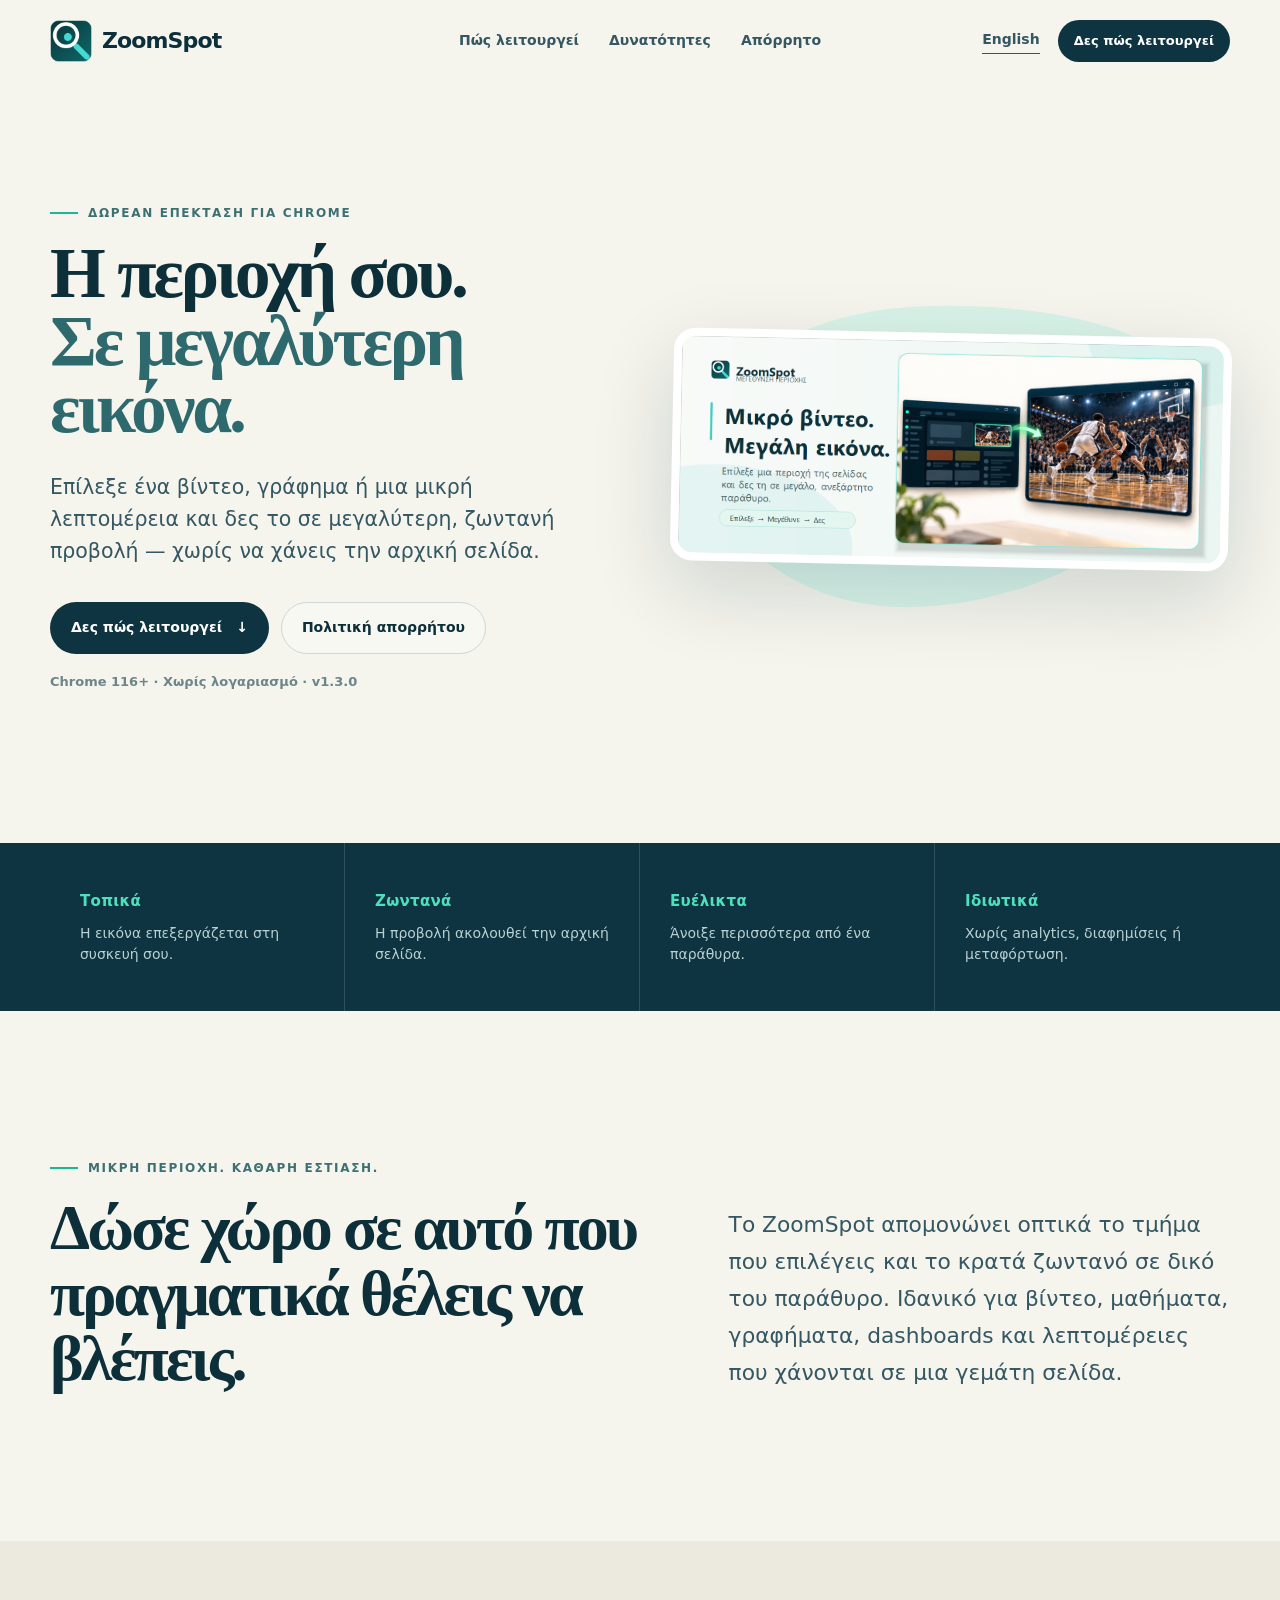
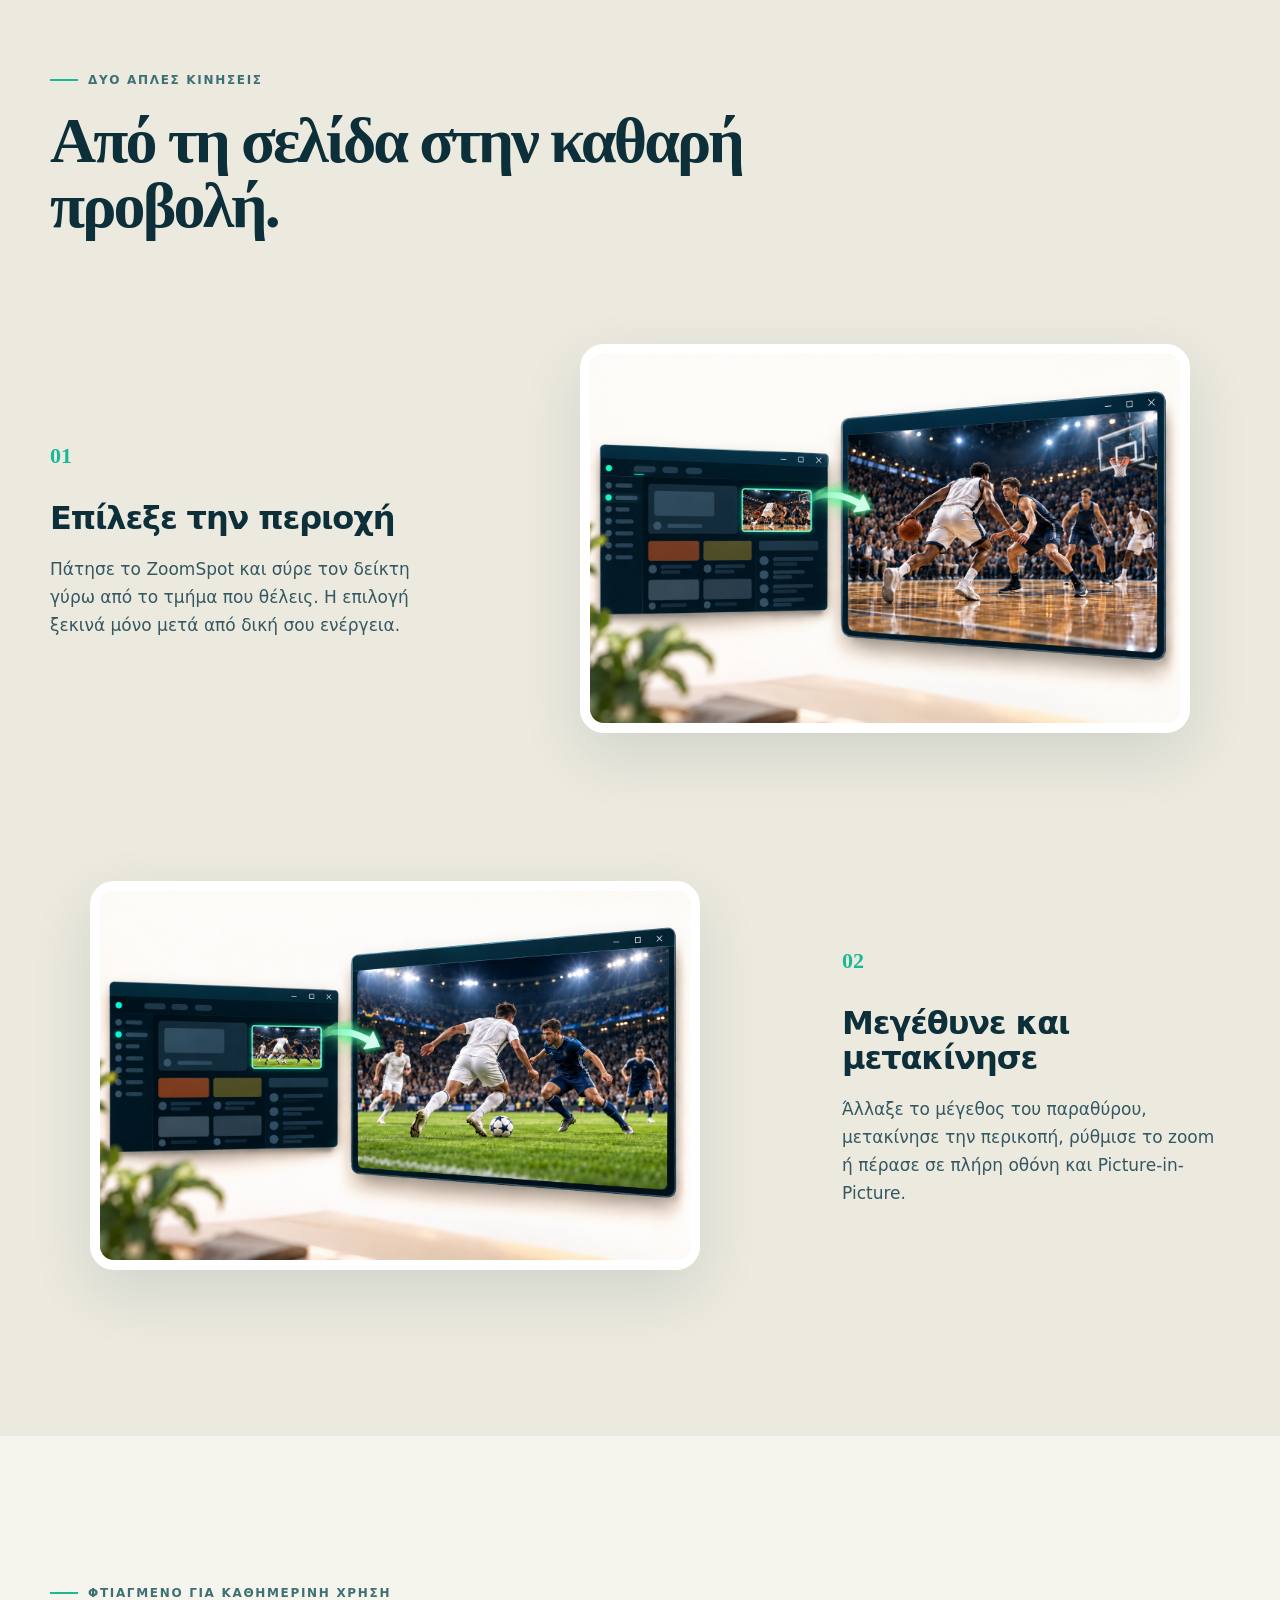
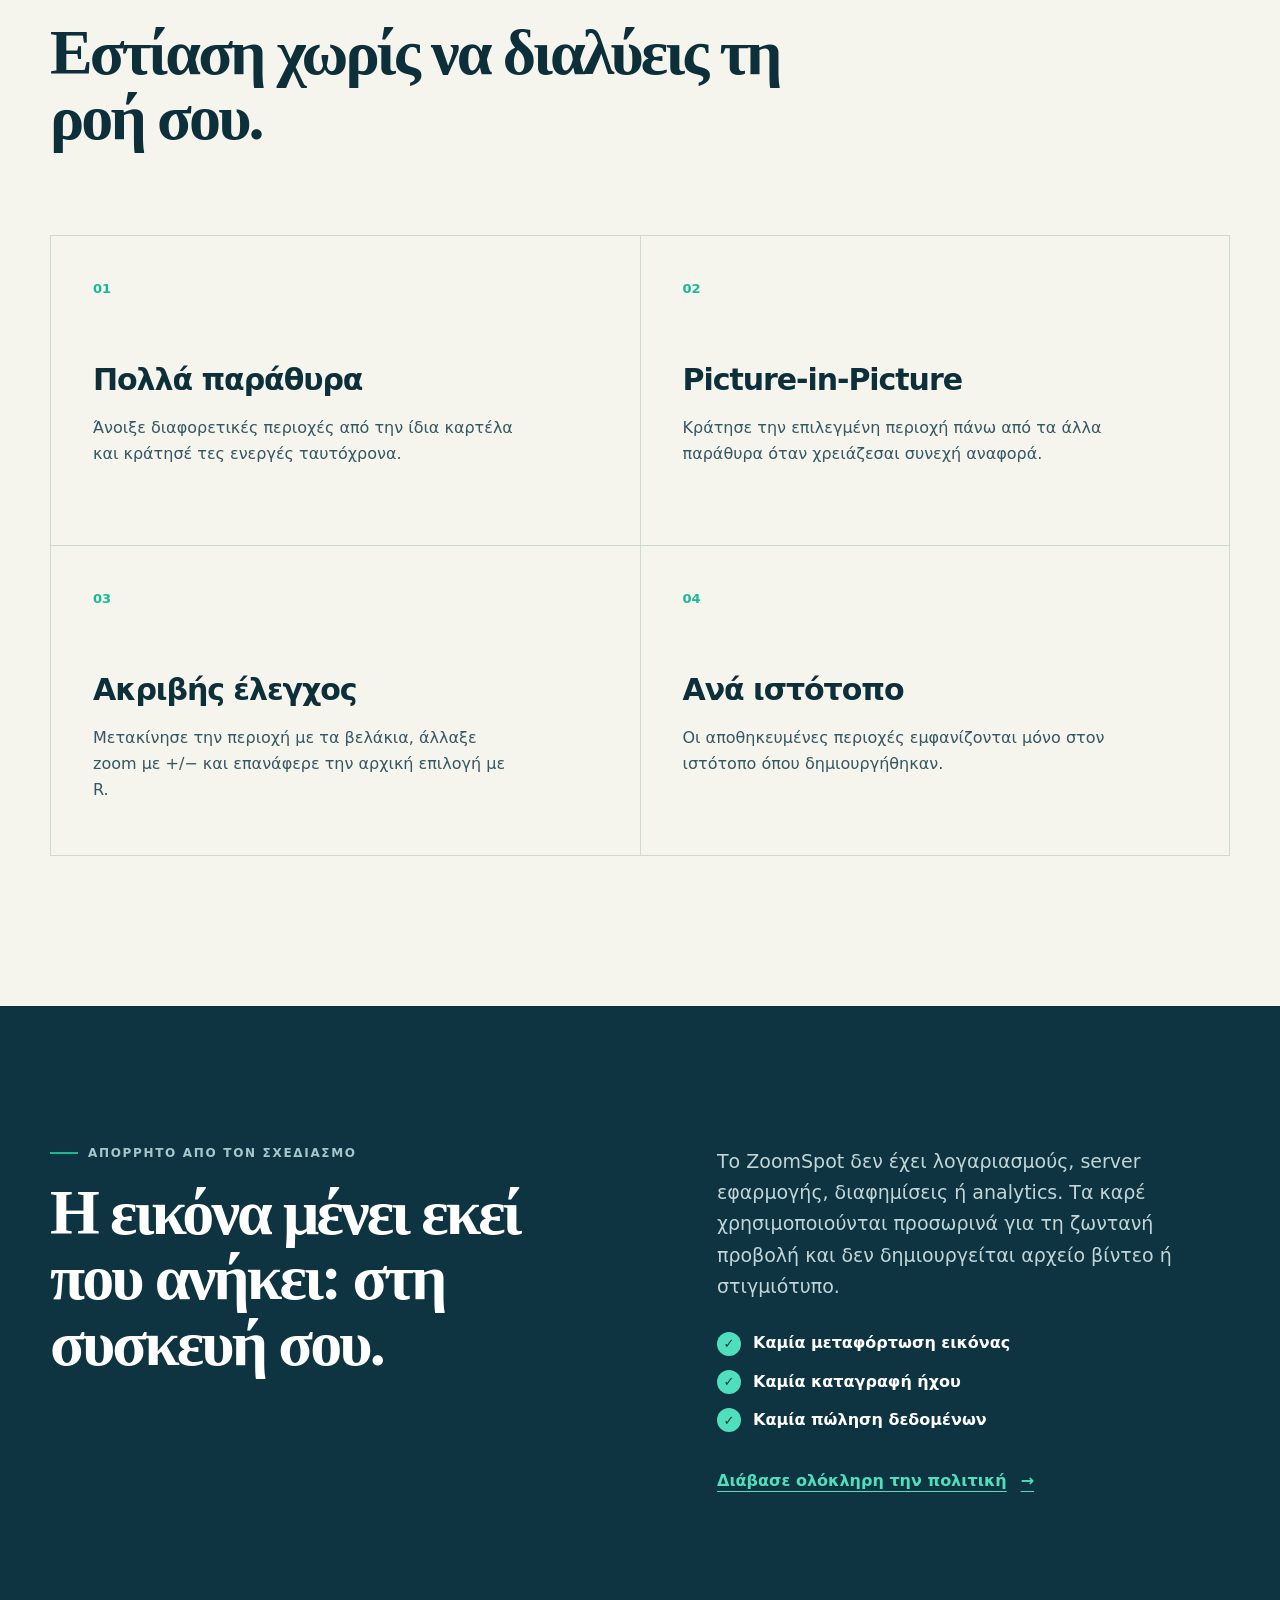
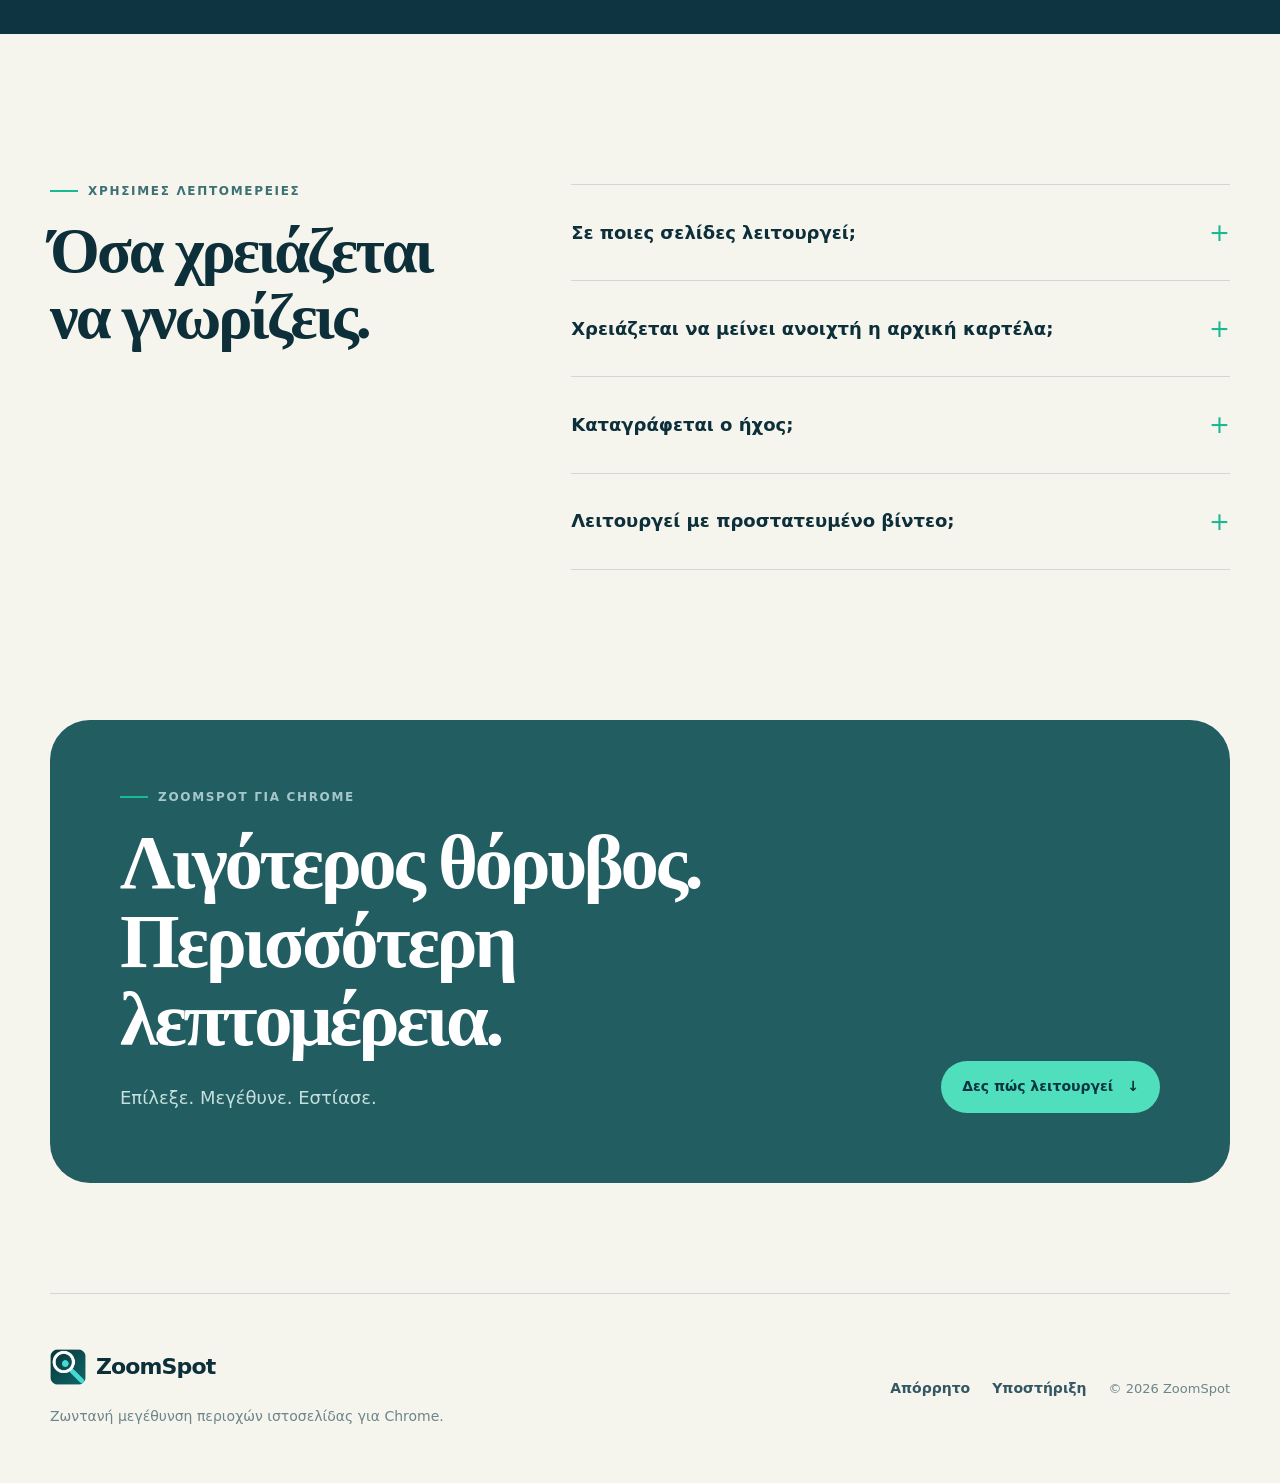
<file: index.html>
<!doctype html>
<html lang="el">
<head>
    <meta charset="utf-8">
    <meta name="viewport" content="width=device-width, initial-scale=1">
    <meta name="theme-color" content="#0d3440">
    <meta name="description" content="Επίλεξε οποιαδήποτε περιοχή μιας ιστοσελίδας και άνοιξέ τη σε μεγαλύτερη, ζωντανή προβολή με το ZoomSpot για Chrome.">
    <meta property="og:type" content="website">
    <meta property="og:title" content="ZoomSpot — Η περιοχή σου, σε μεγαλύτερη εικόνα">
    <meta property="og:description" content="Επίλεξε οποιαδήποτε περιοχή μιας ιστοσελίδας και άνοιξέ τη σε μεγαλύτερη, ζωντανή προβολή με το ZoomSpot για Chrome.">
    <meta property="og:image" content="https://sooperninja.github.io/zoomspot-site/assets/promo-marquee-new.png">
    <meta property="og:url" content="https://sooperninja.github.io/zoomspot-site/">
    <meta name="twitter:card" content="summary_large_image">
    <link rel="canonical" href="https://sooperninja.github.io/zoomspot-site/">
    <link rel="alternate" hreflang="en" href="https://sooperninja.github.io/zoomspot-site/index-en.html">
    <link rel="icon" href="zoomspot.png" type="image/png">
    <link rel="stylesheet" href="styles.css">
    <title>ZoomSpot — Η περιοχή σου, σε μεγαλύτερη εικόνα</title>
    <script type="application/ld+json">{"@context":"https://schema.org","@type":"SoftwareApplication","name":"ZoomSpot","applicationCategory":"BrowserApplication","operatingSystem":"Chrome 116+","softwareVersion":"1.3.0","description":"Επίλεξε οποιαδήποτε περιοχή μιας ιστοσελίδας και άνοιξέ τη σε μεγαλύτερη, ζωντανή προβολή με το ZoomSpot για Chrome.","url":"https://sooperninja.github.io/zoomspot-site/","offers":{"@type":"Offer","price":"0","priceCurrency":"EUR"}}</script>
</head>
<body class="landing-page" id="top">
    <a class="skip-link" href="#main">Μετάβαση στο περιεχόμενο</a>
    <header class="site-header" data-header>
        <div class="header-inner">
            <a class="brand" href="#top" aria-label="ZoomSpot">
                <img src="zoomspot.png" width="512" height="512" alt="">
                <span>ZoomSpot</span>
            </a>
            <nav class="site-nav" aria-label="Primary navigation"><a href="#how">Πώς λειτουργεί</a><a href="#features">Δυνατότητες</a><a href="privacy.html">Απόρρητο</a></nav>
            <div class="header-tools">
                <a class="language-link" href="index-en.html" lang="en">English</a>
                <a class="header-action" href="#how">Δες πώς λειτουργεί</a>
            </div>
        </div>
    </header>
    <main id="main">
        <section class="hero section-shell" aria-labelledby="hero-title">
            <div class="hero-copy" data-reveal>
                <p class="eyebrow"><span></span>Δωρεάν επέκταση για Chrome</p>
                <h1 id="hero-title"><span class="hero-line hero-line-dark hero-line-nowrap">Η περιοχή σου.</span><span class="hero-line">Σε μεγαλύτερη εικόνα.</span></h1>
                <p class="hero-description">Επίλεξε ένα βίντεο, γράφημα ή μια μικρή λεπτομέρεια και δες το σε μεγαλύτερη, ζωντανή προβολή — χωρίς να χάνεις την αρχική σελίδα.</p>
                <div class="hero-actions">
                    <a class="button button-primary" href="#how">Δες πώς λειτουργεί<span aria-hidden="true">↓</span></a>
                    <a class="button button-secondary" href="privacy.html">Πολιτική απορρήτου</a>
                </div>
                <p class="hero-note">Chrome 116+ · Χωρίς λογαριασμό · v1.3.0</p>
            </div>
            <div class="hero-visual" aria-label="ZoomSpot preview" data-reveal>
                <figure class="hero-artwork">
                    <img src="assets/promo-marquee-new.png" width="1400" height="560" alt="Το ZoomSpot μετατρέπει μια μικρή περιοχή ιστοσελίδας σε μεγάλη ανεξάρτητη προβολή" fetchpriority="high" decoding="async">
                </figure>
            </div>
        </section>

        <section class="proof-strip" aria-label="ZoomSpot highlights">
            <div class="section-shell proof-grid"><div class="proof-item"><strong>Τοπικά</strong><span>Η εικόνα επεξεργάζεται στη συσκευή σου.</span></div><div class="proof-item"><strong>Ζωντανά</strong><span>Η προβολή ακολουθεί την αρχική σελίδα.</span></div><div class="proof-item"><strong>Ευέλικτα</strong><span>Άνοιξε περισσότερα από ένα παράθυρα.</span></div><div class="proof-item"><strong>Ιδιωτικά</strong><span>Χωρίς analytics, διαφημίσεις ή μεταφόρτωση.</span></div></div>
        </section>

        <section class="intro-section section-shell" aria-labelledby="intro-title">
            <div class="section-heading" data-reveal>
                <p class="eyebrow"><span></span>Μικρή περιοχή. Καθαρή εστίαση.</p>
                <h2 id="intro-title">Δώσε χώρο σε αυτό που πραγματικά θέλεις να βλέπεις.</h2>
            </div>
            <p class="intro-body" data-reveal>Το ZoomSpot απομονώνει οπτικά το τμήμα που επιλέγεις και το κρατά ζωντανό σε δικό του παράθυρο. Ιδανικό για βίντεο, μαθήματα, γραφήματα, dashboards και λεπτομέρειες που χάνονται σε μια γεμάτη σελίδα.</p>
        </section>

        <section class="process-section" id="how" aria-labelledby="how-title">
            <div class="section-shell">
                <div class="section-heading section-heading-wide" data-reveal>
                    <p class="eyebrow"><span></span>Δύο απλές κινήσεις</p>
                    <h2 id="how-title">Από τη σελίδα στην καθαρή προβολή.</h2>
                </div>
                <div class="process-list"><article class="process-row">
        <div class="process-copy" data-reveal>
            <span class="step-number">01</span>
            <h3>Επίλεξε την περιοχή</h3>
            <p>Πάτησε το ZoomSpot και σύρε τον δείκτη γύρω από το τμήμα που θέλεις. Η επιλογή ξεκινά μόνο μετά από δική σου ενέργεια.</p>
        </div>
        <figure class="process-media" data-reveal>
            <img src="assets/a1.png" width="1586" height="992" alt="Μεγέθυνση μιας περιοχής βίντεο μπάσκετ με το ZoomSpot" decoding="async">
        </figure>
    </article><article class="process-row process-row-reverse">
        <div class="process-copy" data-reveal>
            <span class="step-number">02</span>
            <h3>Μεγέθυνε και μετακίνησε</h3>
            <p>Άλλαξε το μέγεθος του παραθύρου, μετακίνησε την περικοπή, ρύθμισε το zoom ή πέρασε σε πλήρη οθόνη και Picture-in-Picture.</p>
        </div>
        <figure class="process-media" data-reveal>
            <img src="assets/a2.png" width="1586" height="992" alt="Μεγέθυνση μιας περιοχής ποδοσφαιρικού βίντεο με το ZoomSpot" decoding="async">
        </figure>
    </article></div>
            </div>
        </section>

        <section class="features-section section-shell" id="features" aria-labelledby="features-title">
            <div class="section-heading" data-reveal>
                <p class="eyebrow"><span></span>Φτιαγμένο για καθημερινή χρήση</p>
                <h2 id="features-title">Εστίαση χωρίς να διαλύεις τη ροή σου.</h2>
            </div>
            <div class="feature-grid"><article class="feature-item" data-reveal><span>01</span><h3>Πολλά παράθυρα</h3><p>Άνοιξε διαφορετικές περιοχές από την ίδια καρτέλα και κράτησέ τες ενεργές ταυτόχρονα.</p></article><article class="feature-item" data-reveal><span>02</span><h3>Picture-in-Picture</h3><p>Κράτησε την επιλεγμένη περιοχή πάνω από τα άλλα παράθυρα όταν χρειάζεσαι συνεχή αναφορά.</p></article><article class="feature-item" data-reveal><span>03</span><h3>Ακριβής έλεγχος</h3><p>Μετακίνησε την περιοχή με τα βελάκια, άλλαξε zoom με +/− και επανάφερε την αρχική επιλογή με R.</p></article><article class="feature-item" data-reveal><span>04</span><h3>Ανά ιστότοπο</h3><p>Οι αποθηκευμένες περιοχές εμφανίζονται μόνο στον ιστότοπο όπου δημιουργήθηκαν.</p></article></div>
        </section>

        <section class="privacy-band" aria-labelledby="privacy-title">
            <div class="section-shell privacy-layout">
                <div data-reveal>
                    <p class="eyebrow eyebrow-light"><span></span>Απόρρητο από τον σχεδιασμό</p>
                    <h2 id="privacy-title">Η εικόνα μένει εκεί που ανήκει: στη συσκευή σου.</h2>
                </div>
                <div class="privacy-copy" data-reveal>
                    <p>Το ZoomSpot δεν έχει λογαριασμούς, server εφαρμογής, διαφημίσεις ή analytics. Τα καρέ χρησιμοποιούνται προσωρινά για τη ζωντανή προβολή και δεν δημιουργείται αρχείο βίντεο ή στιγμιότυπο.</p>
                    <ul><li>Καμία μεταφόρτωση εικόνας</li><li>Καμία καταγραφή ήχου</li><li>Καμία πώληση δεδομένων</li></ul>
                    <a href="privacy.html">Διάβασε ολόκληρη την πολιτική<span aria-hidden="true">→</span></a>
                </div>
            </div>
        </section>

        <section class="faq-section section-shell" aria-labelledby="faq-title">
            <div class="section-heading" data-reveal>
                <p class="eyebrow"><span></span>Χρήσιμες λεπτομέρειες</p>
                <h2 id="faq-title">Όσα χρειάζεται να γνωρίζεις.</h2>
            </div>
            <div class="faq-list" data-reveal><details><summary>Σε ποιες σελίδες λειτουργεί;<span aria-hidden="true">+</span></summary><p>Σε κανονικές ιστοσελίδες στον Chrome 116 ή νεότερο για υπολογιστή. Εσωτερικές σελίδες του Chrome και άλλες περιορισμένες σελίδες δεν επιτρέπουν τη λειτουργία επεκτάσεων.</p></details><details><summary>Χρειάζεται να μείνει ανοιχτή η αρχική καρτέλα;<span aria-hidden="true">+</span></summary><p>Ναι. Η προβολή είναι ζωντανή και προέρχεται από την αρχική καρτέλα, επομένως η σελίδα πρέπει να παραμένει ανοιχτή.</p></details><details><summary>Καταγράφεται ο ήχος;<span aria-hidden="true">+</span></summary><p>Όχι. Ο ήχος παραμένει στην αρχική σελίδα και δεν καταγράφεται από το ZoomSpot.</p></details><details><summary>Λειτουργεί με προστατευμένο βίντεο;<span aria-hidden="true">+</span></summary><p>Ορισμένο περιεχόμενο με προστασία DRM μπορεί να εμφανίζεται μαύρο, επειδή ο Chrome εμποδίζει τη λήψη του.</p></details></div>
        </section>

        <section class="final-cta section-shell" aria-labelledby="final-title">
            <div class="final-copy" data-reveal>
                <p class="eyebrow eyebrow-light"><span></span>ZoomSpot για Chrome</p>
                <h2 id="final-title">Λιγότερος θόρυβος.<br>Περισσότερη λεπτομέρεια.</h2>
                <p>Επίλεξε. Μεγέθυνε. Εστίασε.</p>
            </div>
            <div class="final-action"><a class="button button-mint" href="#how">Δες πώς λειτουργεί<span aria-hidden="true">↓</span></a></div>
        </section>
    </main>
    <footer class="site-footer">
        <div class="footer-main">
            <a class="brand brand-footer" href="index.html" aria-label="ZoomSpot">
                <img src="zoomspot.png" width="512" height="512" alt="">
                <span>ZoomSpot</span>
            </a>
            <p>Ζωντανή μεγέθυνση περιοχών ιστοσελίδας για Chrome.</p>
        </div>
        <div class="footer-links">
            <a href="privacy.html">Απόρρητο</a>
            <a href="mailto:jetelabs@gmail.com">Υποστήριξη</a>
            <span>© <span data-year>2026</span> ZoomSpot</span>
        </div>
    </footer>
    <script src="site.js" defer></script>
</body>
</html>
</file>
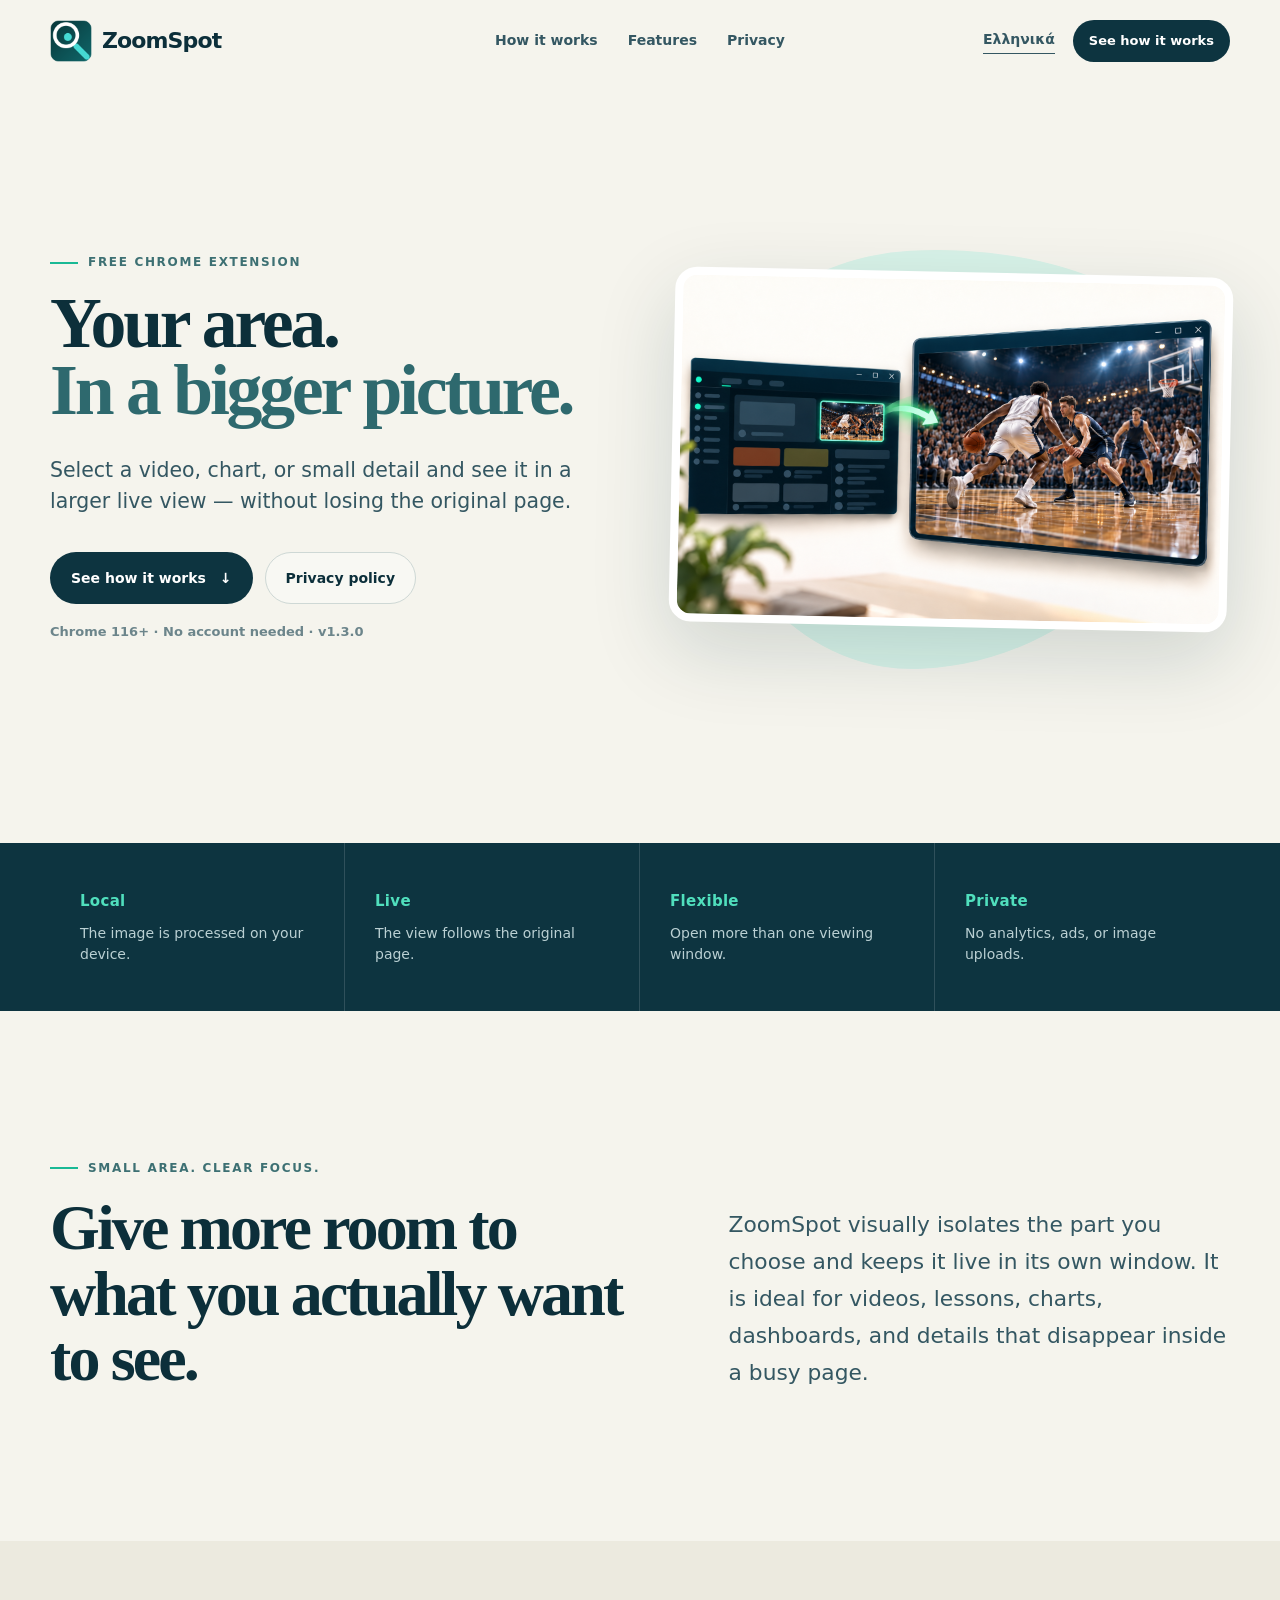
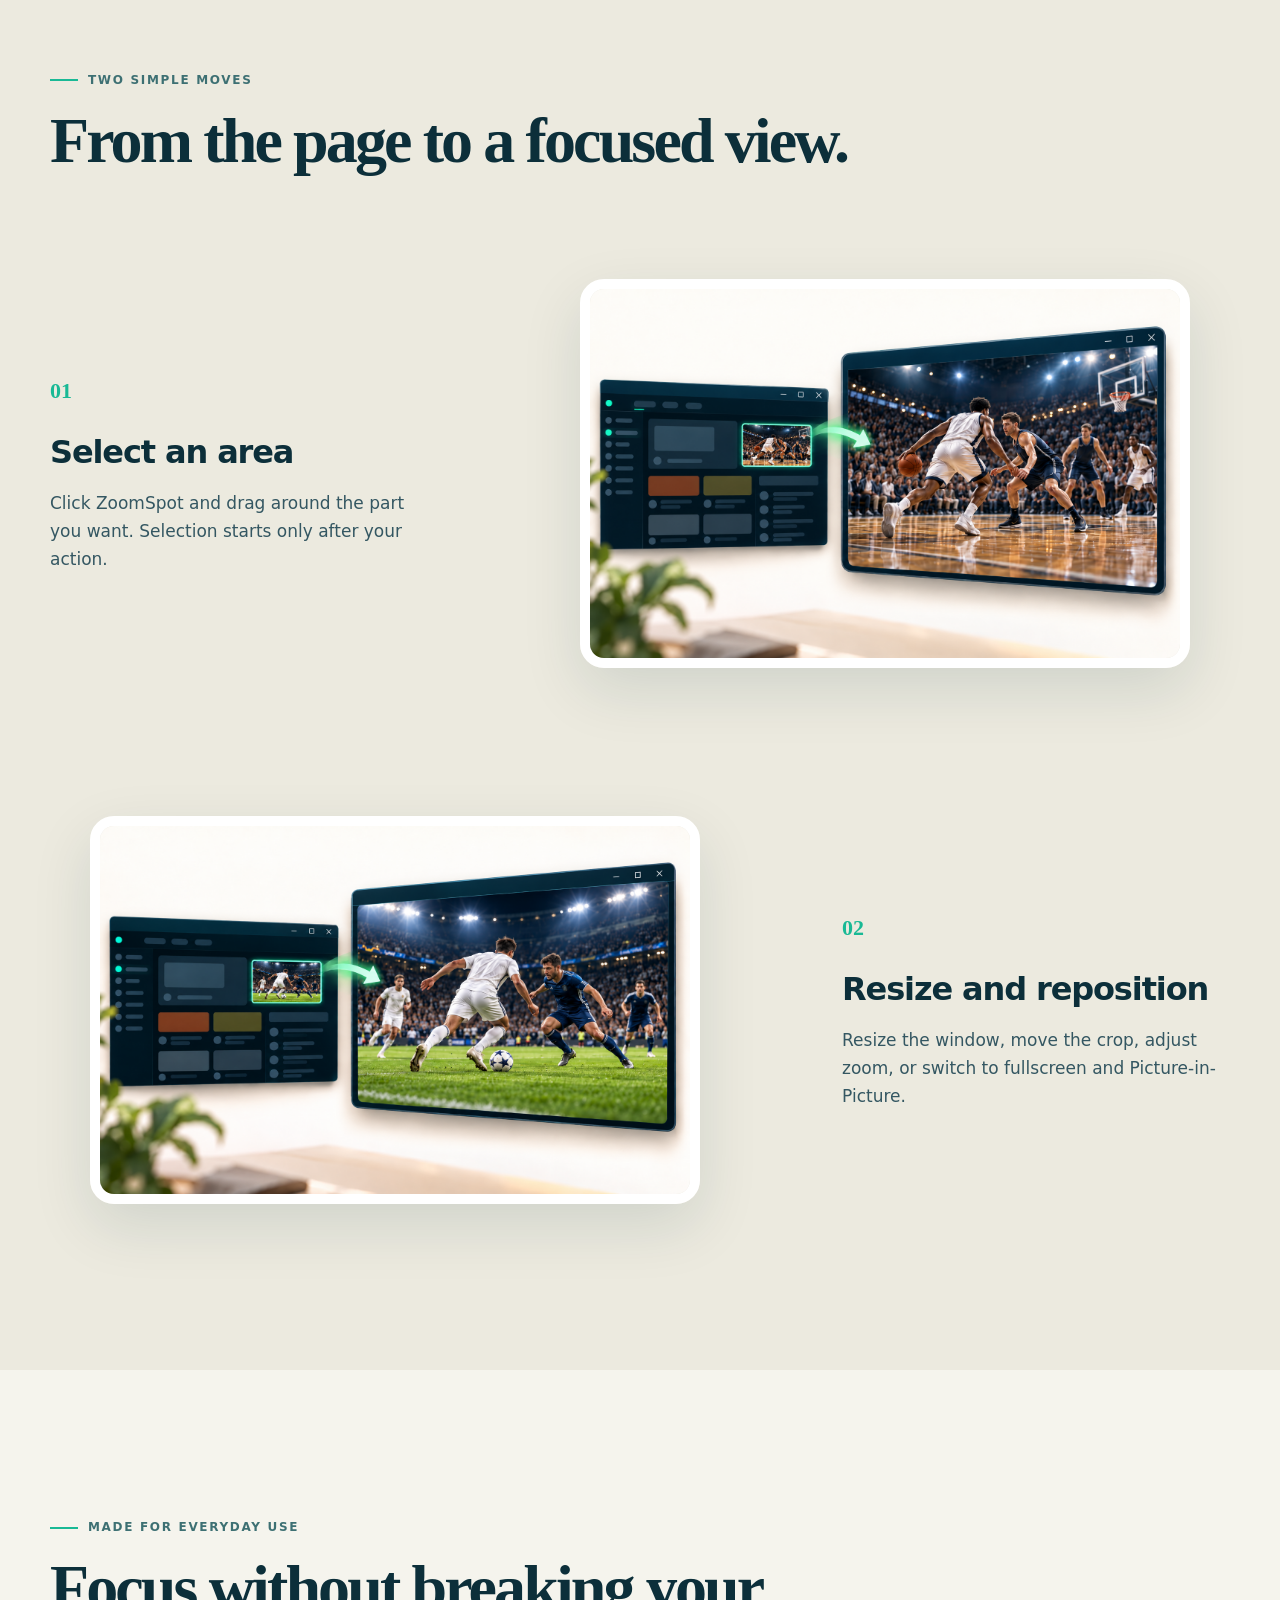
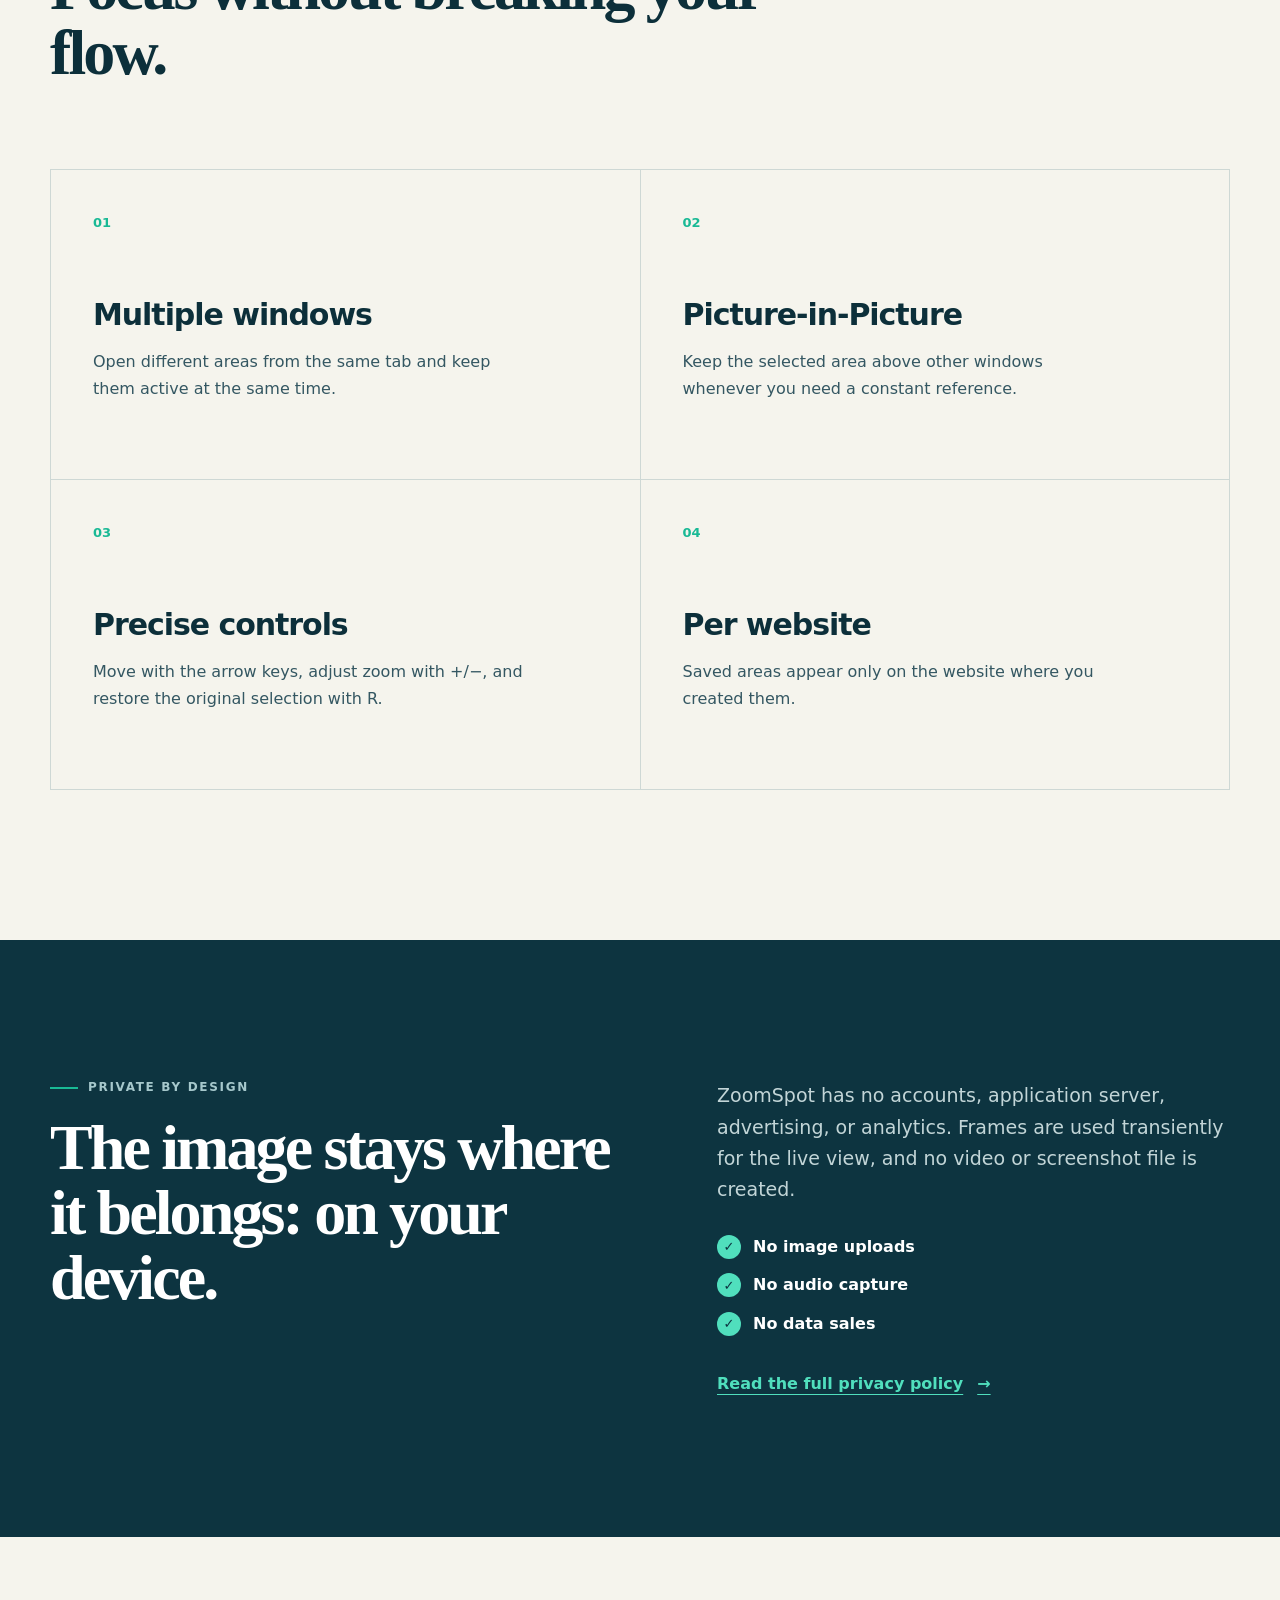
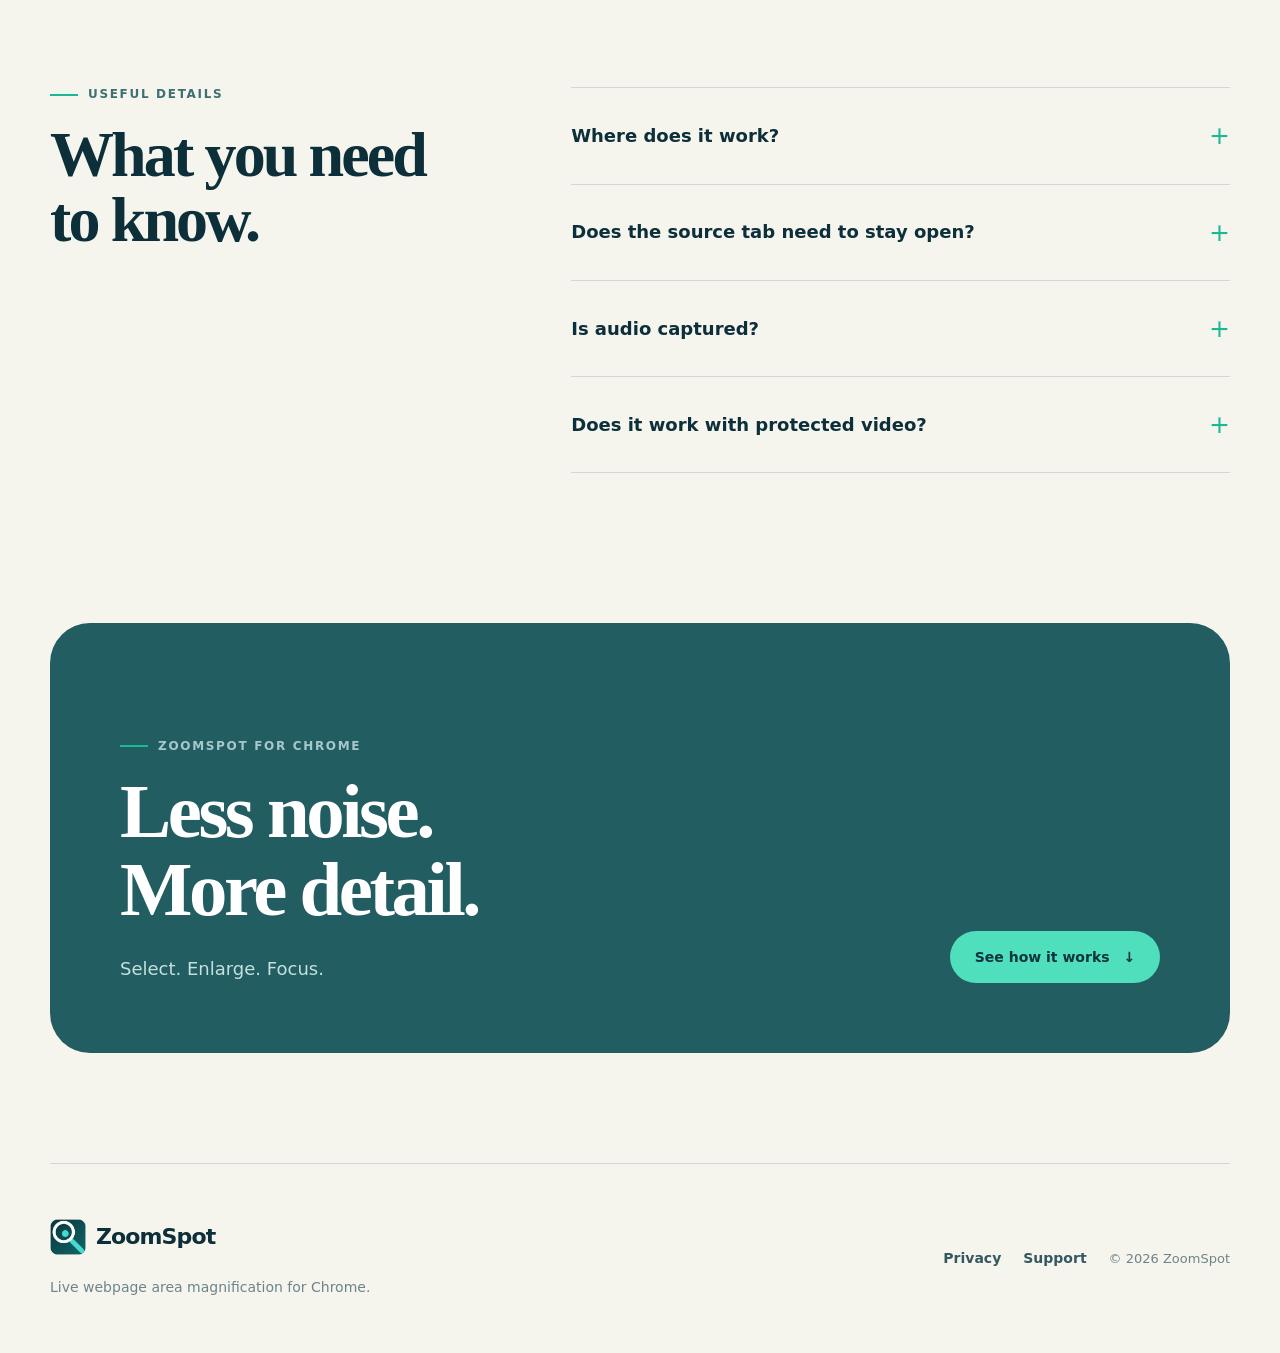
<file: index-en.html>
<!doctype html>
<html lang="en">
<head>
    <meta charset="utf-8">
    <meta name="viewport" content="width=device-width, initial-scale=1">
    <meta name="theme-color" content="#0d3440">
    <meta name="description" content="Select any part of a webpage and open it in a larger live view with ZoomSpot for Chrome.">
    <meta property="og:type" content="website">
    <meta property="og:title" content="ZoomSpot — Your area, in a bigger picture">
    <meta property="og:description" content="Select any part of a webpage and open it in a larger live view with ZoomSpot for Chrome.">
    <meta property="og:image" content="https://sooperninja.github.io/zoomspot-site/assets/a1.png">
    <meta property="og:url" content="https://sooperninja.github.io/zoomspot-site/index-en.html">
    <meta name="twitter:card" content="summary_large_image">
    <link rel="canonical" href="https://sooperninja.github.io/zoomspot-site/index-en.html">
    <link rel="alternate" hreflang="el" href="https://sooperninja.github.io/zoomspot-site/">
    <link rel="icon" href="zoomspot.png" type="image/png">
    <link rel="stylesheet" href="styles.css">
    <title>ZoomSpot — Your area, in a bigger picture</title>
    <script type="application/ld+json">{"@context":"https://schema.org","@type":"SoftwareApplication","name":"ZoomSpot","applicationCategory":"BrowserApplication","operatingSystem":"Chrome 116+","softwareVersion":"1.3.0","description":"Select any part of a webpage and open it in a larger live view with ZoomSpot for Chrome.","url":"https://sooperninja.github.io/zoomspot-site/","offers":{"@type":"Offer","price":"0","priceCurrency":"EUR"}}</script>
</head>
<body class="landing-page" id="top">
    <a class="skip-link" href="#main">Skip to content</a>
    <header class="site-header" data-header>
        <div class="header-inner">
            <a class="brand" href="#top" aria-label="ZoomSpot">
                <img src="zoomspot.png" width="512" height="512" alt="">
                <span>ZoomSpot</span>
            </a>
            <nav class="site-nav" aria-label="Primary navigation"><a href="#how">How it works</a><a href="#features">Features</a><a href="privacy-en.html">Privacy</a></nav>
            <div class="header-tools">
                <a class="language-link" href="index.html" lang="el">Ελληνικά</a>
                <a class="header-action" href="#how">See how it works</a>
            </div>
        </div>
    </header>
    <main id="main">
        <section class="hero section-shell" aria-labelledby="hero-title">
            <div class="hero-copy" data-reveal>
                <p class="eyebrow"><span></span>Free Chrome extension</p>
                <h1 id="hero-title"><span class="hero-line hero-line-dark hero-line-nowrap">Your area.</span><span class="hero-line">In a bigger picture.</span></h1>
                <p class="hero-description">Select a video, chart, or small detail and see it in a larger live view — without losing the original page.</p>
                <div class="hero-actions">
                    <a class="button button-primary" href="#how">See how it works<span aria-hidden="true">↓</span></a>
                    <a class="button button-secondary" href="privacy-en.html">Privacy policy</a>
                </div>
                <p class="hero-note">Chrome 116+ · No account needed · v1.3.0</p>
            </div>
            <div class="hero-visual" aria-label="ZoomSpot preview" data-reveal>
                <figure class="hero-artwork">
                    <img src="assets/a1.png" width="1586" height="992" alt="ZoomSpot enlarging a selected area of a basketball video" fetchpriority="high" decoding="async">
                </figure>
            </div>
        </section>

        <section class="proof-strip" aria-label="ZoomSpot highlights">
            <div class="section-shell proof-grid"><div class="proof-item"><strong>Local</strong><span>The image is processed on your device.</span></div><div class="proof-item"><strong>Live</strong><span>The view follows the original page.</span></div><div class="proof-item"><strong>Flexible</strong><span>Open more than one viewing window.</span></div><div class="proof-item"><strong>Private</strong><span>No analytics, ads, or image uploads.</span></div></div>
        </section>

        <section class="intro-section section-shell" aria-labelledby="intro-title">
            <div class="section-heading" data-reveal>
                <p class="eyebrow"><span></span>Small area. Clear focus.</p>
                <h2 id="intro-title">Give more room to what you actually want to see.</h2>
            </div>
            <p class="intro-body" data-reveal>ZoomSpot visually isolates the part you choose and keeps it live in its own window. It is ideal for videos, lessons, charts, dashboards, and details that disappear inside a busy page.</p>
        </section>

        <section class="process-section" id="how" aria-labelledby="how-title">
            <div class="section-shell">
                <div class="section-heading section-heading-wide" data-reveal>
                    <p class="eyebrow"><span></span>Two simple moves</p>
                    <h2 id="how-title">From the page to a focused view.</h2>
                </div>
                <div class="process-list"><article class="process-row">
        <div class="process-copy" data-reveal>
            <span class="step-number">01</span>
            <h3>Select an area</h3>
            <p>Click ZoomSpot and drag around the part you want. Selection starts only after your action.</p>
        </div>
        <figure class="process-media" data-reveal>
            <img src="assets/a1.png" width="1586" height="992" alt="ZoomSpot enlarging a selected area of a basketball video" decoding="async">
        </figure>
    </article><article class="process-row process-row-reverse">
        <div class="process-copy" data-reveal>
            <span class="step-number">02</span>
            <h3>Resize and reposition</h3>
            <p>Resize the window, move the crop, adjust zoom, or switch to fullscreen and Picture-in-Picture.</p>
        </div>
        <figure class="process-media" data-reveal>
            <img src="assets/a2.png" width="1586" height="992" alt="ZoomSpot enlarging a selected area of a football video" decoding="async">
        </figure>
    </article></div>
            </div>
        </section>

        <section class="features-section section-shell" id="features" aria-labelledby="features-title">
            <div class="section-heading" data-reveal>
                <p class="eyebrow"><span></span>Made for everyday use</p>
                <h2 id="features-title">Focus without breaking your flow.</h2>
            </div>
            <div class="feature-grid"><article class="feature-item" data-reveal><span>01</span><h3>Multiple windows</h3><p>Open different areas from the same tab and keep them active at the same time.</p></article><article class="feature-item" data-reveal><span>02</span><h3>Picture-in-Picture</h3><p>Keep the selected area above other windows whenever you need a constant reference.</p></article><article class="feature-item" data-reveal><span>03</span><h3>Precise controls</h3><p>Move with the arrow keys, adjust zoom with +/−, and restore the original selection with R.</p></article><article class="feature-item" data-reveal><span>04</span><h3>Per website</h3><p>Saved areas appear only on the website where you created them.</p></article></div>
        </section>

        <section class="privacy-band" aria-labelledby="privacy-title">
            <div class="section-shell privacy-layout">
                <div data-reveal>
                    <p class="eyebrow eyebrow-light"><span></span>Private by design</p>
                    <h2 id="privacy-title">The image stays where it belongs: on your device.</h2>
                </div>
                <div class="privacy-copy" data-reveal>
                    <p>ZoomSpot has no accounts, application server, advertising, or analytics. Frames are used transiently for the live view, and no video or screenshot file is created.</p>
                    <ul><li>No image uploads</li><li>No audio capture</li><li>No data sales</li></ul>
                    <a href="privacy-en.html">Read the full privacy policy<span aria-hidden="true">→</span></a>
                </div>
            </div>
        </section>

        <section class="faq-section section-shell" aria-labelledby="faq-title">
            <div class="section-heading" data-reveal>
                <p class="eyebrow"><span></span>Useful details</p>
                <h2 id="faq-title">What you need to know.</h2>
            </div>
            <div class="faq-list" data-reveal><details><summary>Where does it work?<span aria-hidden="true">+</span></summary><p>On ordinary websites in desktop Chrome 116 or newer. Chrome internal pages and other restricted pages do not allow extension access.</p></details><details><summary>Does the source tab need to stay open?<span aria-hidden="true">+</span></summary><p>Yes. The view is live and comes from the source tab, so that page needs to remain open.</p></details><details><summary>Is audio captured?<span aria-hidden="true">+</span></summary><p>No. Audio remains with the source page and is not captured by ZoomSpot.</p></details><details><summary>Does it work with protected video?<span aria-hidden="true">+</span></summary><p>Some DRM-protected content may remain black because Chrome prevents it from being captured.</p></details></div>
        </section>

        <section class="final-cta section-shell" aria-labelledby="final-title">
            <div class="final-copy" data-reveal>
                <p class="eyebrow eyebrow-light"><span></span>ZoomSpot for Chrome</p>
                <h2 id="final-title">Less noise.<br>More detail.</h2>
                <p>Select. Enlarge. Focus.</p>
            </div>
            <div class="final-action"><a class="button button-mint" href="#how">See how it works<span aria-hidden="true">↓</span></a></div>
        </section>
    </main>
    <footer class="site-footer">
        <div class="footer-main">
            <a class="brand brand-footer" href="index-en.html" aria-label="ZoomSpot">
                <img src="zoomspot.png" width="512" height="512" alt="">
                <span>ZoomSpot</span>
            </a>
            <p>Live webpage area magnification for Chrome.</p>
        </div>
        <div class="footer-links">
            <a href="privacy-en.html">Privacy</a>
            <a href="mailto:jetelabs@gmail.com">Support</a>
            <span>© <span data-year>2026</span> ZoomSpot</span>
        </div>
    </footer>
    <script src="site.js" defer></script>
</body>
</html>
</file>
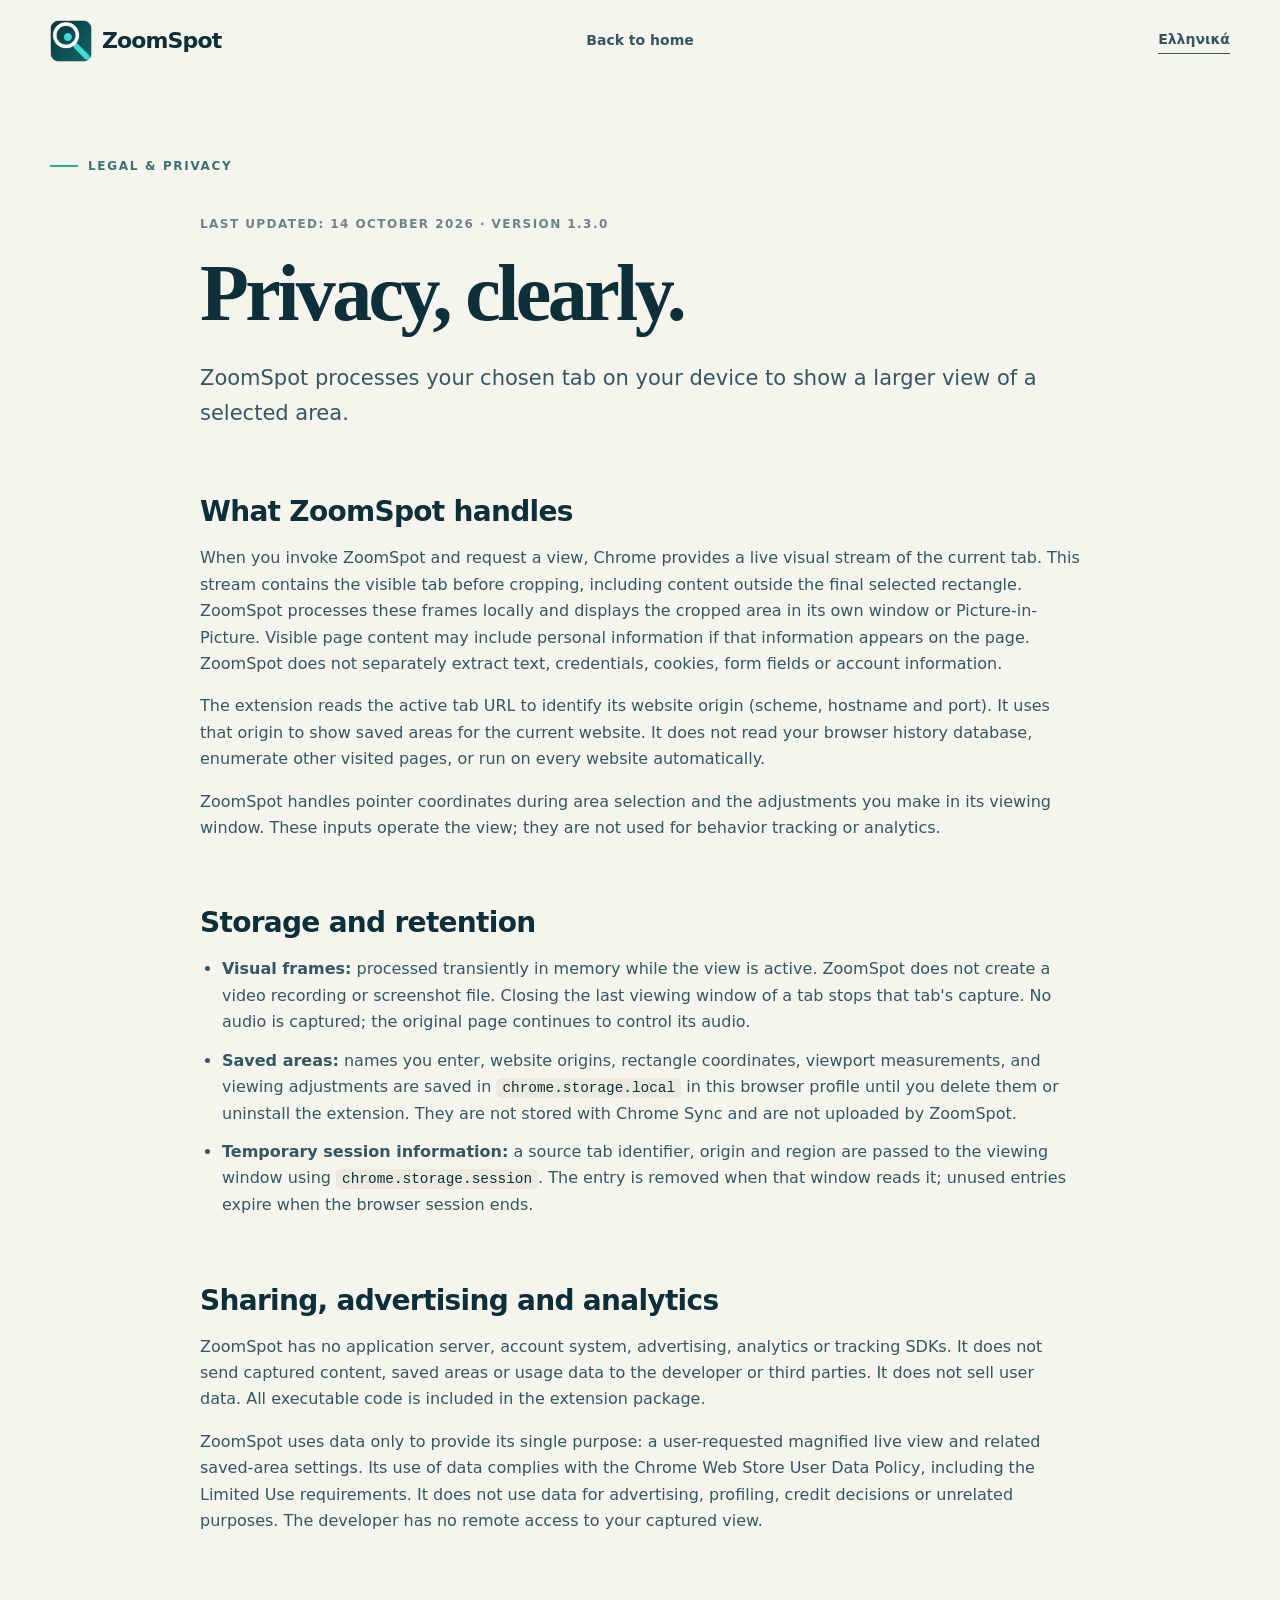
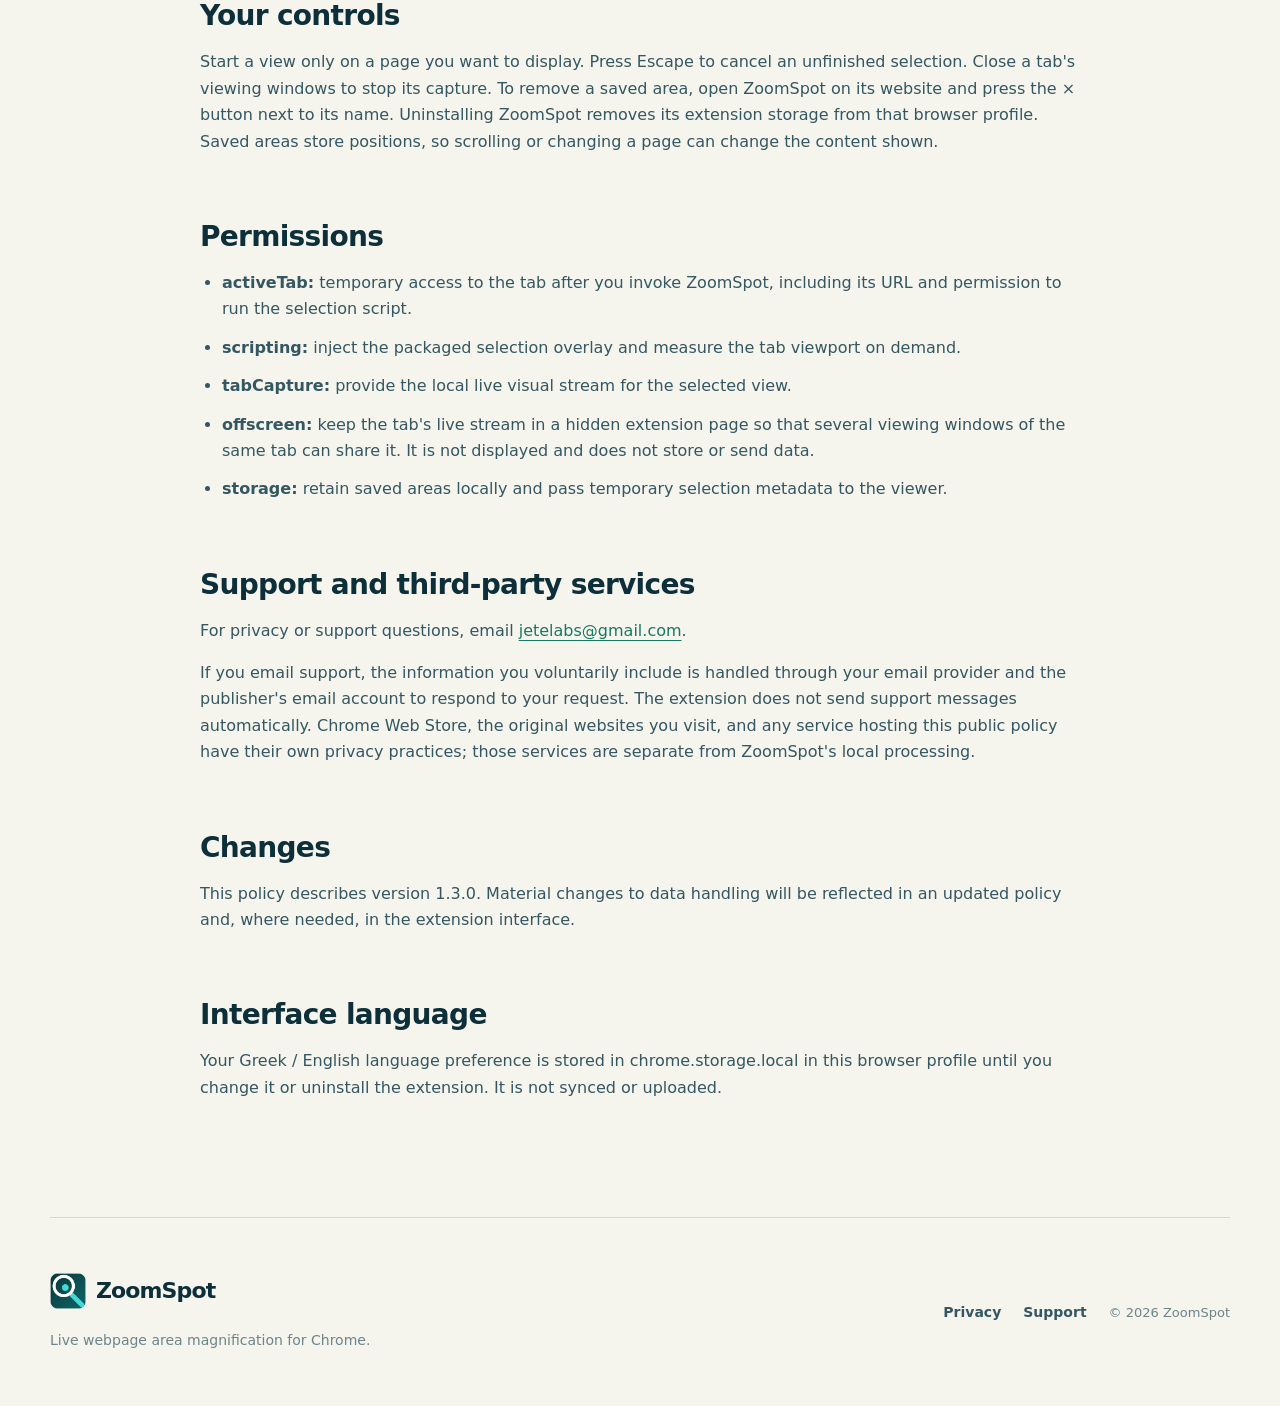
<file: privacy-en.html>
<!doctype html>
<html lang="en">
<head>
    <meta charset="utf-8">
    <meta name="viewport" content="width=device-width, initial-scale=1">
    <meta name="theme-color" content="#0d3440">
    <meta name="description" content="The ZoomSpot privacy policy clearly explains what data is used and how it remains on your device.">
    <meta property="og:type" content="website">
    <meta property="og:title" content="ZoomSpot — Privacy policy">
    <meta property="og:description" content="The ZoomSpot privacy policy clearly explains what data is used and how it remains on your device.">
    <meta property="og:image" content="https://sooperninja.github.io/zoomspot-site/assets/a1.png">
    <meta property="og:url" content="https://sooperninja.github.io/zoomspot-site/privacy-en.html">
    <meta name="twitter:card" content="summary_large_image">
    <link rel="canonical" href="https://sooperninja.github.io/zoomspot-site/privacy-en.html">
    <link rel="alternate" hreflang="el" href="https://sooperninja.github.io/zoomspot-site/privacy.html">
    <link rel="icon" href="zoomspot.png" type="image/png">
    <link rel="stylesheet" href="styles.css">
    <title>ZoomSpot — Privacy policy</title>
</head>
<body class="legal-page" id="top">
    <a class="skip-link" href="#main">Skip to content</a>
    <header class="site-header" data-header>
        <div class="header-inner">
            <a class="brand" href="index-en.html" aria-label="ZoomSpot">
                <img src="zoomspot.png" width="512" height="512" alt="">
                <span>ZoomSpot</span>
            </a>
            <nav class="site-nav" aria-label="Primary navigation"><a href="index-en.html">Back to home</a></nav>
            <div class="header-tools">
                <a class="language-link" href="privacy.html" lang="el">Ελληνικά</a>
            </div>
        </div>
    </header>
    <main class="legal-main" id="main">
        <div class="legal-hero section-shell">
            <p class="eyebrow"><span></span>Legal & privacy</p>
        </div>
        <article class="legal-article section-shell"><div class="label">Last updated: 14 October 2026 · Version 1.3.0</div><h1>Privacy, clearly.</h1><p class="lead">ZoomSpot processes your chosen tab on your device to show a larger view of a selected area.</p>
<h2>What ZoomSpot handles</h2><p>When you invoke ZoomSpot and request a view, Chrome provides a live visual stream of the current tab. This stream contains the visible tab before cropping, including content outside the final selected rectangle. ZoomSpot processes these frames locally and displays the cropped area in its own window or Picture-in-Picture. Visible page content may include personal information if that information appears on the page. ZoomSpot does not separately extract text, credentials, cookies, form fields or account information.</p>
<p>The extension reads the active tab URL to identify its website origin (scheme, hostname and port). It uses that origin to show saved areas for the current website. It does not read your browser history database, enumerate other visited pages, or run on every website automatically.</p>
<p>ZoomSpot handles pointer coordinates during area selection and the adjustments you make in its viewing window. These inputs operate the view; they are not used for behavior tracking or analytics.</p>
<h2>Storage and retention</h2><ul><li><strong>Visual frames:</strong> processed transiently in memory while the view is active. ZoomSpot does not create a video recording or screenshot file. Closing the last viewing window of a tab stops that tab's capture. No audio is captured; the original page continues to control its audio.</li><li><strong>Saved areas:</strong> names you enter, website origins, rectangle coordinates, viewport measurements, and viewing adjustments are saved in <code>chrome.storage.local</code> in this browser profile until you delete them or uninstall the extension. They are not stored with Chrome Sync and are not uploaded by ZoomSpot.</li><li><strong>Temporary session information:</strong> a source tab identifier, origin and region are passed to the viewing window using <code>chrome.storage.session</code>. The entry is removed when that window reads it; unused entries expire when the browser session ends.</li></ul>
<h2>Sharing, advertising and analytics</h2><p>ZoomSpot has no application server, account system, advertising, analytics or tracking SDKs. It does not send captured content, saved areas or usage data to the developer or third parties. It does not sell user data. All executable code is included in the extension package.</p><p>ZoomSpot uses data only to provide its single purpose: a user-requested magnified live view and related saved-area settings. Its use of data complies with the Chrome Web Store User Data Policy, including the Limited Use requirements. It does not use data for advertising, profiling, credit decisions or unrelated purposes. The developer has no remote access to your captured view.</p>
<h2>Your controls</h2><p>Start a view only on a page you want to display. Press Escape to cancel an unfinished selection. Close a tab's viewing windows to stop its capture. To remove a saved area, open ZoomSpot on its website and press the × button next to its name. Uninstalling ZoomSpot removes its extension storage from that browser profile. Saved areas store positions, so scrolling or changing a page can change the content shown.</p>
<h2>Permissions</h2><ul><li><strong>activeTab:</strong> temporary access to the tab after you invoke ZoomSpot, including its URL and permission to run the selection script.</li><li><strong>scripting:</strong> inject the packaged selection overlay and measure the tab viewport on demand.</li><li><strong>tabCapture:</strong> provide the local live visual stream for the selected view.</li><li><strong>offscreen:</strong> keep the tab's live stream in a hidden extension page so that several viewing windows of the same tab can share it. It is not displayed and does not store or send data.</li><li><strong>storage:</strong> retain saved areas locally and pass temporary selection metadata to the viewer.</li></ul>
<h2>Support and third-party services</h2><p>For privacy or support questions, email <a href="mailto:jetelabs@gmail.com">jetelabs@gmail.com</a>.</p><p>If you email support, the information you voluntarily include is handled through your email provider and the publisher's email account to respond to your request. The extension does not send support messages automatically. Chrome Web Store, the original websites you visit, and any service hosting this public policy have their own privacy practices; those services are separate from ZoomSpot's local processing.</p>
<h2>Changes</h2><p>This policy describes version 1.3.0. Material changes to data handling will be reflected in an updated policy and, where needed, in the extension interface.</p>
<h2>Interface language</h2><p>Your Greek / English language preference is stored in chrome.storage.local in this browser profile until you change it or uninstall the extension. It is not synced or uploaded.</p></article>
    </main>
    <footer class="site-footer">
        <div class="footer-main">
            <a class="brand brand-footer" href="index-en.html" aria-label="ZoomSpot">
                <img src="zoomspot.png" width="512" height="512" alt="">
                <span>ZoomSpot</span>
            </a>
            <p>Live webpage area magnification for Chrome.</p>
        </div>
        <div class="footer-links">
            <a href="privacy-en.html">Privacy</a>
            <a href="mailto:jetelabs@gmail.com">Support</a>
            <span>© <span data-year>2026</span> ZoomSpot</span>
        </div>
    </footer>
    <script src="site.js" defer></script>
</body>
</html>
</file>
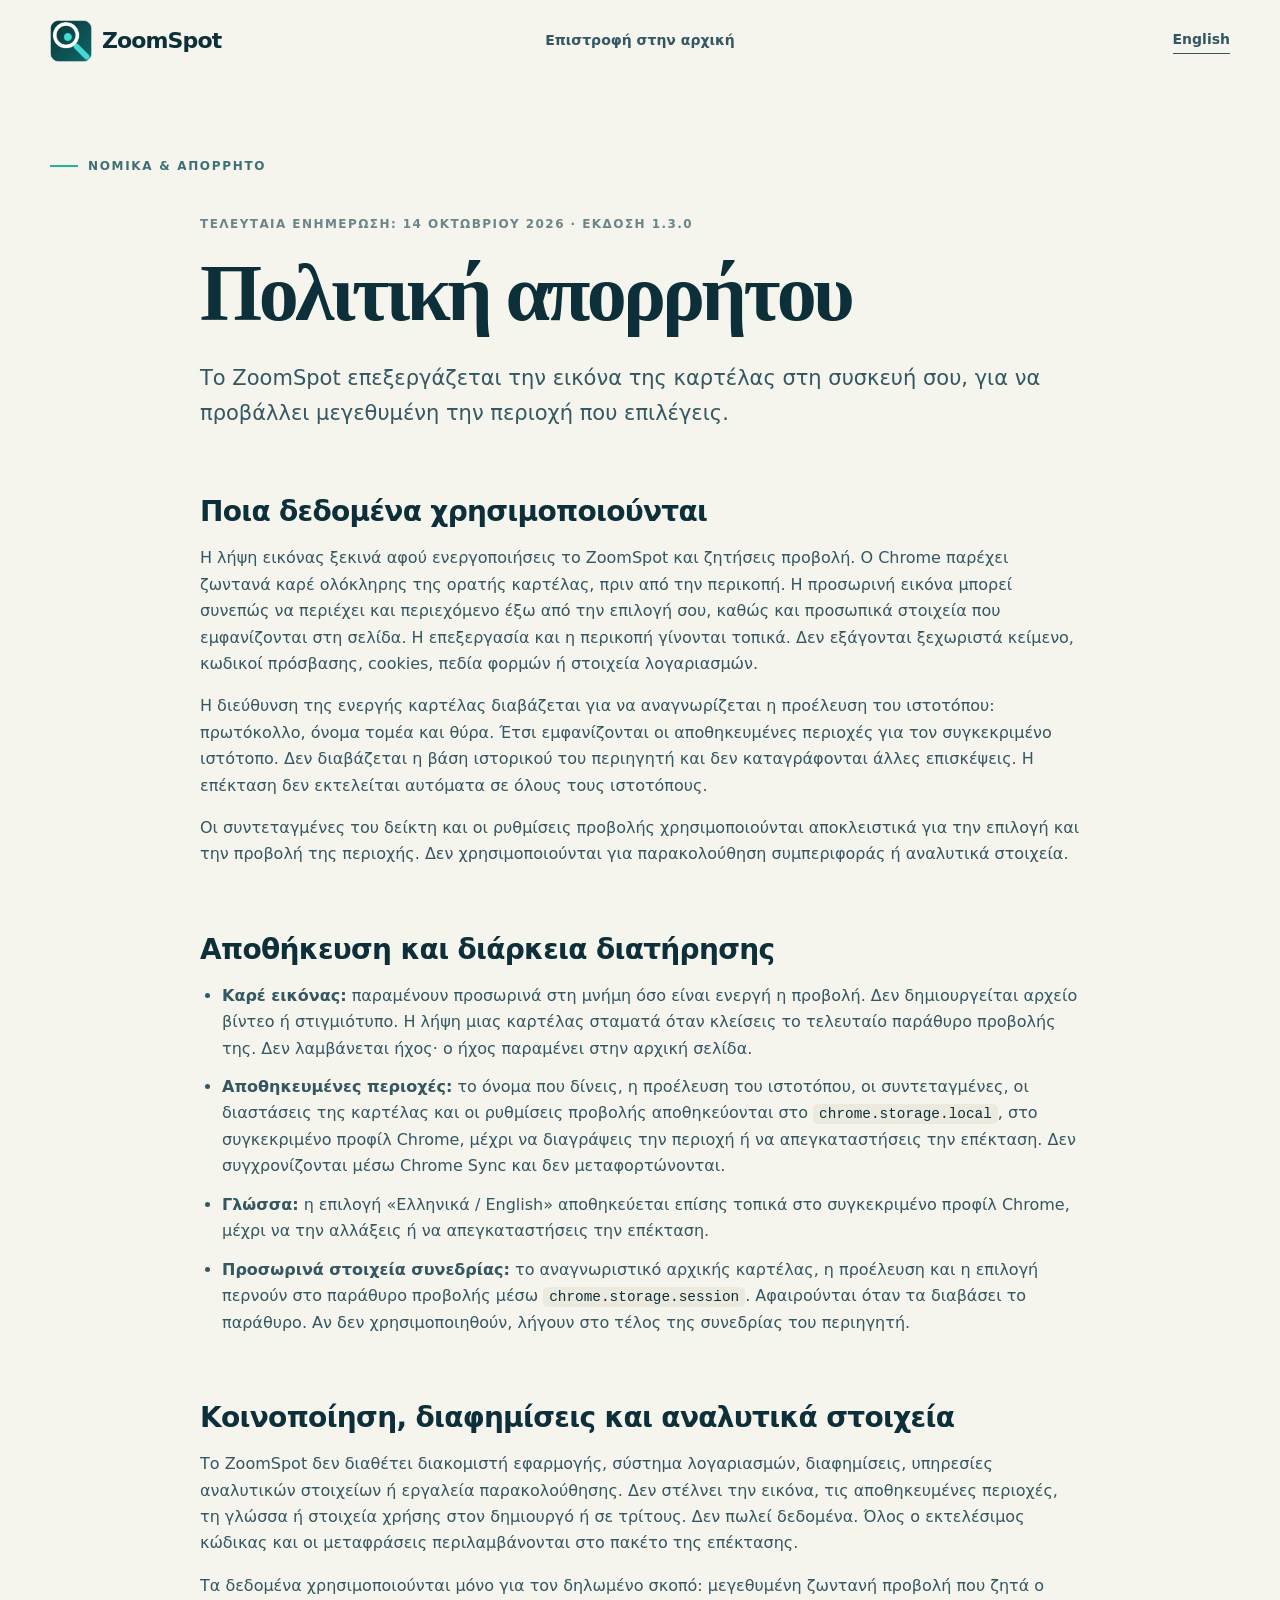
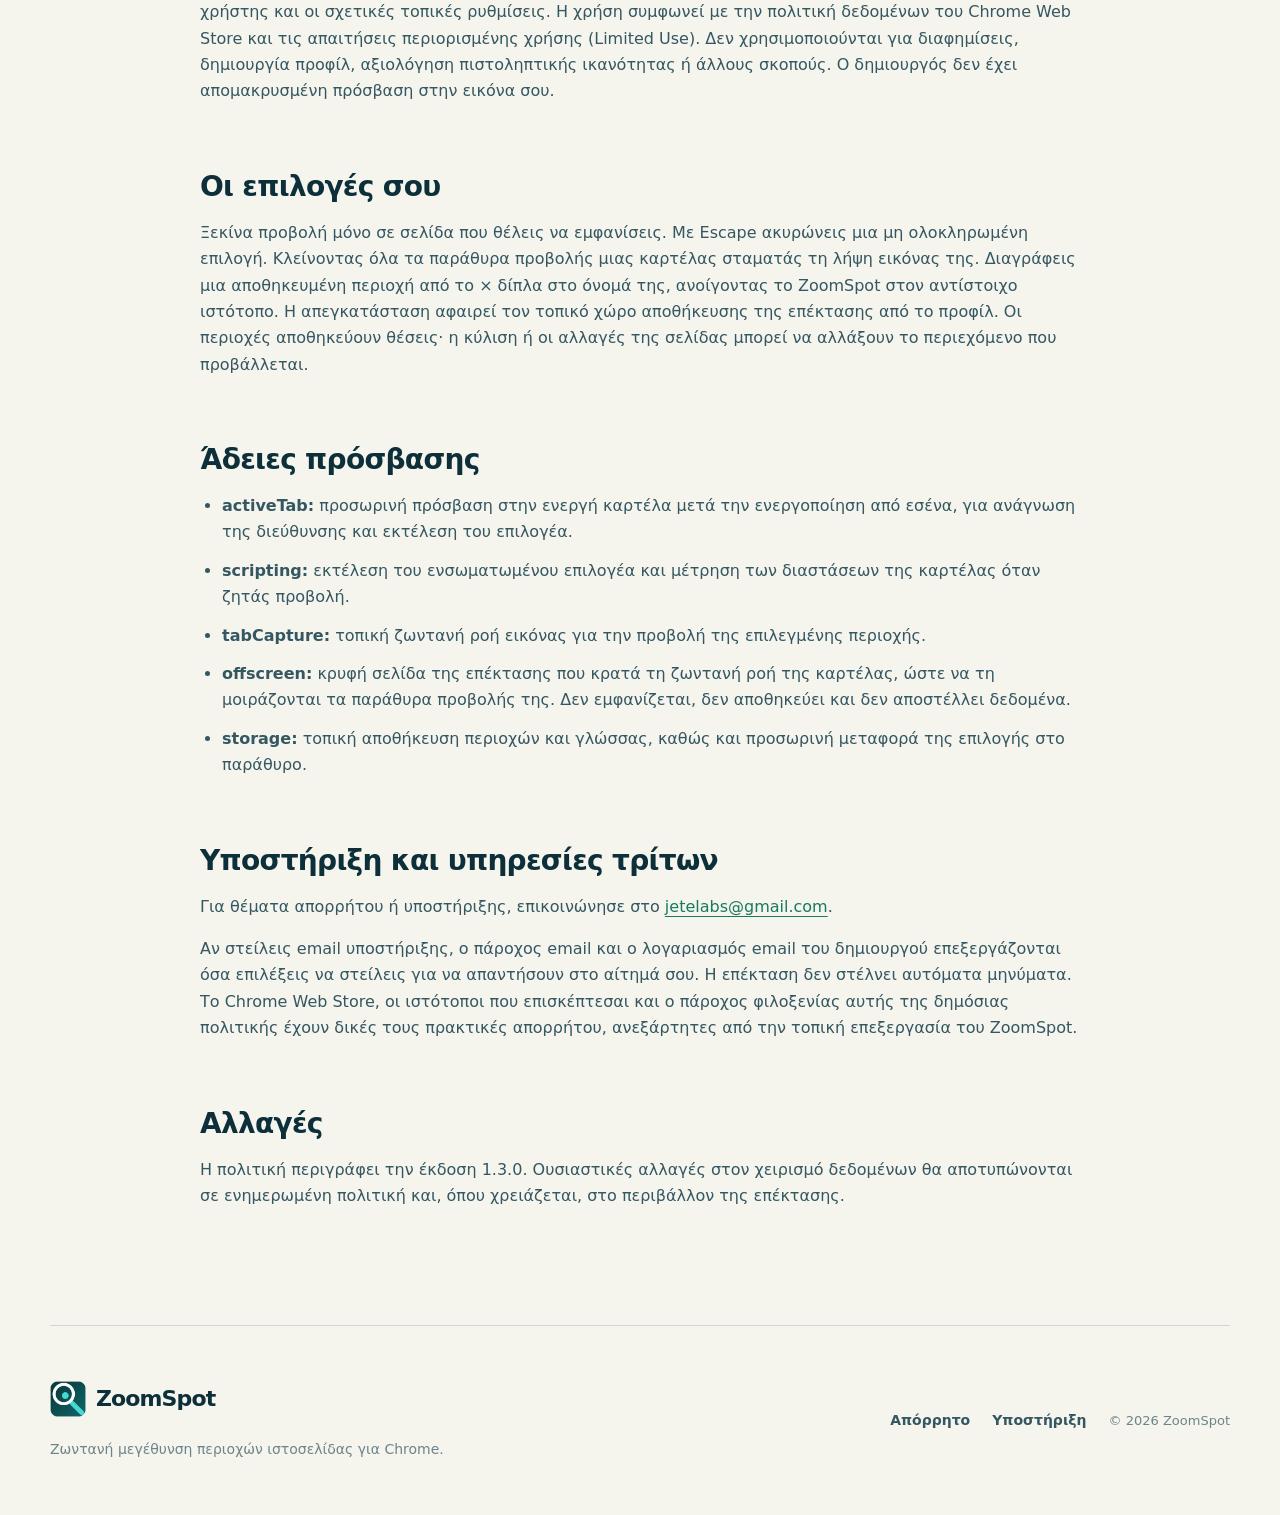
<file: privacy.html>
<!doctype html>
<html lang="el">
<head>
    <meta charset="utf-8">
    <meta name="viewport" content="width=device-width, initial-scale=1">
    <meta name="theme-color" content="#0d3440">
    <meta name="description" content="Η πολιτική απορρήτου του ZoomSpot περιγράφει με σαφήνεια ποια δεδομένα χρησιμοποιούνται και πώς παραμένουν στη συσκευή σου.">
    <meta property="og:type" content="website">
    <meta property="og:title" content="ZoomSpot — Πολιτική απορρήτου">
    <meta property="og:description" content="Η πολιτική απορρήτου του ZoomSpot περιγράφει με σαφήνεια ποια δεδομένα χρησιμοποιούνται και πώς παραμένουν στη συσκευή σου.">
    <meta property="og:image" content="https://sooperninja.github.io/zoomspot-site/assets/promo-marquee-new.png">
    <meta property="og:url" content="https://sooperninja.github.io/zoomspot-site/privacy.html">
    <meta name="twitter:card" content="summary_large_image">
    <link rel="canonical" href="https://sooperninja.github.io/zoomspot-site/privacy.html">
    <link rel="alternate" hreflang="en" href="https://sooperninja.github.io/zoomspot-site/privacy-en.html">
    <link rel="icon" href="zoomspot.png" type="image/png">
    <link rel="stylesheet" href="styles.css">
    <title>ZoomSpot — Πολιτική απορρήτου</title>
</head>
<body class="legal-page" id="top">
    <a class="skip-link" href="#main">Μετάβαση στο περιεχόμενο</a>
    <header class="site-header" data-header>
        <div class="header-inner">
            <a class="brand" href="index.html" aria-label="ZoomSpot">
                <img src="zoomspot.png" width="512" height="512" alt="">
                <span>ZoomSpot</span>
            </a>
            <nav class="site-nav" aria-label="Primary navigation"><a href="index.html">Επιστροφή στην αρχική</a></nav>
            <div class="header-tools">
                <a class="language-link" href="privacy-en.html" lang="en">English</a>
            </div>
        </div>
    </header>
    <main class="legal-main" id="main">
        <div class="legal-hero section-shell">
            <p class="eyebrow"><span></span>Νομικά & απόρρητο</p>
        </div>
        <article class="legal-article section-shell"><div class="label">Τελευταία ενημέρωση: 14 Οκτωβρίου 2026 · Έκδοση 1.3.0</div>
<h1>Πολιτική απορρήτου</h1><p class="lead">Το ZoomSpot επεξεργάζεται την εικόνα της καρτέλας στη συσκευή σου, για να προβάλλει μεγεθυμένη την περιοχή που επιλέγεις.</p>
<h2>Ποια δεδομένα χρησιμοποιούνται</h2><p>Η λήψη εικόνας ξεκινά αφού ενεργοποιήσεις το ZoomSpot και ζητήσεις προβολή. Ο Chrome παρέχει ζωντανά καρέ ολόκληρης της ορατής καρτέλας, πριν από την περικοπή. Η προσωρινή εικόνα μπορεί συνεπώς να περιέχει και περιεχόμενο έξω από την επιλογή σου, καθώς και προσωπικά στοιχεία που εμφανίζονται στη σελίδα. Η επεξεργασία και η περικοπή γίνονται τοπικά. Δεν εξάγονται ξεχωριστά κείμενο, κωδικοί πρόσβασης, cookies, πεδία φορμών ή στοιχεία λογαριασμών.</p>
<p>Η διεύθυνση της ενεργής καρτέλας διαβάζεται για να αναγνωρίζεται η προέλευση του ιστοτόπου: πρωτόκολλο, όνομα τομέα και θύρα. Έτσι εμφανίζονται οι αποθηκευμένες περιοχές για τον συγκεκριμένο ιστότοπο. Δεν διαβάζεται η βάση ιστορικού του περιηγητή και δεν καταγράφονται άλλες επισκέψεις. Η επέκταση δεν εκτελείται αυτόματα σε όλους τους ιστοτόπους.</p>
<p>Οι συντεταγμένες του δείκτη και οι ρυθμίσεις προβολής χρησιμοποιούνται αποκλειστικά για την επιλογή και την προβολή της περιοχής. Δεν χρησιμοποιούνται για παρακολούθηση συμπεριφοράς ή αναλυτικά στοιχεία.</p>
<h2>Αποθήκευση και διάρκεια διατήρησης</h2><ul>
<li><strong>Καρέ εικόνας:</strong> παραμένουν προσωρινά στη μνήμη όσο είναι ενεργή η προβολή. Δεν δημιουργείται αρχείο βίντεο ή στιγμιότυπο. Η λήψη μιας καρτέλας σταματά όταν κλείσεις το τελευταίο παράθυρο προβολής της. Δεν λαμβάνεται ήχος· ο ήχος παραμένει στην αρχική σελίδα.</li>
<li><strong>Αποθηκευμένες περιοχές:</strong> το όνομα που δίνεις, η προέλευση του ιστοτόπου, οι συντεταγμένες, οι διαστάσεις της καρτέλας και οι ρυθμίσεις προβολής αποθηκεύονται στο <code>chrome.storage.local</code>, στο συγκεκριμένο προφίλ Chrome, μέχρι να διαγράψεις την περιοχή ή να απεγκαταστήσεις την επέκταση. Δεν συγχρονίζονται μέσω Chrome Sync και δεν μεταφορτώνονται.</li>
<li><strong>Γλώσσα:</strong> η επιλογή «Ελληνικά / English» αποθηκεύεται επίσης τοπικά στο συγκεκριμένο προφίλ Chrome, μέχρι να την αλλάξεις ή να απεγκαταστήσεις την επέκταση.</li>
<li><strong>Προσωρινά στοιχεία συνεδρίας:</strong> το αναγνωριστικό αρχικής καρτέλας, η προέλευση και η επιλογή περνούν στο παράθυρο προβολής μέσω <code>chrome.storage.session</code>. Αφαιρούνται όταν τα διαβάσει το παράθυρο. Αν δεν χρησιμοποιηθούν, λήγουν στο τέλος της συνεδρίας του περιηγητή.</li></ul>
<h2>Κοινοποίηση, διαφημίσεις και αναλυτικά στοιχεία</h2><p>Το ZoomSpot δεν διαθέτει διακομιστή εφαρμογής, σύστημα λογαριασμών, διαφημίσεις, υπηρεσίες αναλυτικών στοιχείων ή εργαλεία παρακολούθησης. Δεν στέλνει την εικόνα, τις αποθηκευμένες περιοχές, τη γλώσσα ή στοιχεία χρήσης στον δημιουργό ή σε τρίτους. Δεν πωλεί δεδομένα. Όλος ο εκτελέσιμος κώδικας και οι μεταφράσεις περιλαμβάνονται στο πακέτο της επέκτασης.</p>
<p>Τα δεδομένα χρησιμοποιούνται μόνο για τον δηλωμένο σκοπό: μεγεθυμένη ζωντανή προβολή που ζητά ο χρήστης και οι σχετικές τοπικές ρυθμίσεις. Η χρήση συμφωνεί με την πολιτική δεδομένων του Chrome Web Store και τις απαιτήσεις περιορισμένης χρήσης (Limited Use). Δεν χρησιμοποιούνται για διαφημίσεις, δημιουργία προφίλ, αξιολόγηση πιστοληπτικής ικανότητας ή άλλους σκοπούς. Ο δημιουργός δεν έχει απομακρυσμένη πρόσβαση στην εικόνα σου.</p>
<h2>Οι επιλογές σου</h2><p>Ξεκίνα προβολή μόνο σε σελίδα που θέλεις να εμφανίσεις. Με Escape ακυρώνεις μια μη ολοκληρωμένη επιλογή. Κλείνοντας όλα τα παράθυρα προβολής μιας καρτέλας σταματάς τη λήψη εικόνας της. Διαγράφεις μια αποθηκευμένη περιοχή από το × δίπλα στο όνομά της, ανοίγοντας το ZoomSpot στον αντίστοιχο ιστότοπο. Η απεγκατάσταση αφαιρεί τον τοπικό χώρο αποθήκευσης της επέκτασης από το προφίλ. Οι περιοχές αποθηκεύουν θέσεις· η κύλιση ή οι αλλαγές της σελίδας μπορεί να αλλάξουν το περιεχόμενο που προβάλλεται.</p>
<h2>Άδειες πρόσβασης</h2><ul><li><strong>activeTab:</strong> προσωρινή πρόσβαση στην ενεργή καρτέλα μετά την ενεργοποίηση από εσένα, για ανάγνωση της διεύθυνσης και εκτέλεση του επιλογέα.</li><li><strong>scripting:</strong> εκτέλεση του ενσωματωμένου επιλογέα και μέτρηση των διαστάσεων της καρτέλας όταν ζητάς προβολή.</li><li><strong>tabCapture:</strong> τοπική ζωντανή ροή εικόνας για την προβολή της επιλεγμένης περιοχής.</li><li><strong>offscreen:</strong> κρυφή σελίδα της επέκτασης που κρατά τη ζωντανή ροή της καρτέλας, ώστε να τη μοιράζονται τα παράθυρα προβολής της. Δεν εμφανίζεται, δεν αποθηκεύει και δεν αποστέλλει δεδομένα.</li><li><strong>storage:</strong> τοπική αποθήκευση περιοχών και γλώσσας, καθώς και προσωρινή μεταφορά της επιλογής στο παράθυρο.</li></ul>
<h2>Υποστήριξη και υπηρεσίες τρίτων</h2><p>Για θέματα απορρήτου ή υποστήριξης, επικοινώνησε στο <a href="mailto:jetelabs@gmail.com">jetelabs@gmail.com</a>.</p><p>Αν στείλεις email υποστήριξης, ο πάροχος email και ο λογαριασμός email του δημιουργού επεξεργάζονται όσα επιλέξεις να στείλεις για να απαντήσουν στο αίτημά σου. Η επέκταση δεν στέλνει αυτόματα μηνύματα. Το Chrome Web Store, οι ιστότοποι που επισκέπτεσαι και ο πάροχος φιλοξενίας αυτής της δημόσιας πολιτικής έχουν δικές τους πρακτικές απορρήτου, ανεξάρτητες από την τοπική επεξεργασία του ZoomSpot.</p>
<h2>Αλλαγές</h2><p>Η πολιτική περιγράφει την έκδοση 1.3.0. Ουσιαστικές αλλαγές στον χειρισμό δεδομένων θα αποτυπώνονται σε ενημερωμένη πολιτική και, όπου χρειάζεται, στο περιβάλλον της επέκτασης.</p></article>
    </main>
    <footer class="site-footer">
        <div class="footer-main">
            <a class="brand brand-footer" href="index.html" aria-label="ZoomSpot">
                <img src="zoomspot.png" width="512" height="512" alt="">
                <span>ZoomSpot</span>
            </a>
            <p>Ζωντανή μεγέθυνση περιοχών ιστοσελίδας για Chrome.</p>
        </div>
        <div class="footer-links">
            <a href="privacy.html">Απόρρητο</a>
            <a href="mailto:jetelabs@gmail.com">Υποστήριξη</a>
            <span>© <span data-year>2026</span> ZoomSpot</span>
        </div>
    </footer>
    <script src="site.js" defer></script>
</body>
</html>
</file>
<file: styles.css>
:root {
    --ink: #0c2f3a;
    --ink-soft: #345762;
    --ink-faint: #6c858b;
    --paper: #f5f4ed;
    --paper-warm: #eceadf;
    --white: #ffffff;
    --mint: #50dfbd;
    --mint-dark: #19b995;
    --mint-pale: #d8f2e8;
    --line: #ced8d5;
    --dark: #0d3440;
    --dark-raised: #173f4a;
    --shadow: 0 28px 80px rgba(12, 47, 58, 0.16);
    --radius-sm: 12px;
    --radius-md: 24px;
    --radius-lg: 40px;
    --shell: 1180px;
}

* {
    box-sizing: border-box;
}

html {
    scroll-behavior: smooth;
    scroll-padding-top: 96px;
}

body {
    margin: 0;
    color: var(--ink);
    background: var(--paper);
    font-family: Inter, ui-sans-serif, system-ui, -apple-system, BlinkMacSystemFont, "Segoe UI", sans-serif;
    font-size: 16px;
    line-height: 1.65;
    text-rendering: optimizeLegibility;
}

img {
    display: block;
    max-width: 100%;
    height: auto;
}

a {
    color: inherit;
}

button,
a {
    -webkit-tap-highlight-color: transparent;
}

:focus-visible {
    outline: 3px solid var(--mint-dark);
    outline-offset: 4px;
}

.skip-link {
    position: fixed;
    top: 12px;
    left: 12px;
    z-index: 100;
    padding: 10px 14px;
    color: var(--white);
    background: var(--dark);
    border-radius: 8px;
    transform: translateY(-180%);
}

.skip-link:focus {
    transform: translateY(0);
}

.section-shell,
.header-inner,
.site-footer {
    width: min(calc(100% - 48px), var(--shell));
    margin-inline: auto;
}

.site-header {
    position: sticky;
    top: 0;
    z-index: 50;
    border-bottom: 1px solid transparent;
    background: rgba(245, 244, 237, 0.94);
    backdrop-filter: blur(18px);
    transition: border-color 180ms ease, box-shadow 180ms ease;
}

.site-header.is-scrolled {
    border-color: var(--line);
    box-shadow: 0 8px 30px rgba(12, 47, 58, 0.06);
}

.header-inner {
    min-height: 82px;
    display: grid;
    grid-template-columns: 1fr auto 1fr;
    align-items: center;
    gap: 28px;
}

.brand {
    width: fit-content;
    display: inline-flex;
    align-items: center;
    gap: 10px;
    color: var(--ink);
    font-size: 22px;
    font-weight: 800;
    letter-spacing: -0.04em;
    text-decoration: none;
}

.brand img {
    width: 42px;
    height: 42px;
}

.site-nav,
.header-tools,
.footer-links {
    display: flex;
    align-items: center;
}

.site-nav {
    gap: 30px;
}

.site-nav a,
.language-link,
.footer-links a {
    color: var(--ink-soft);
    font-size: 14px;
    font-weight: 680;
    text-decoration: none;
}

.site-nav a:hover,
.language-link:hover,
.footer-links a:hover {
    color: var(--mint-dark);
}

.header-tools {
    justify-content: flex-end;
    gap: 18px;
}

.language-link {
    padding-bottom: 2px;
    border-bottom: 1px solid currentColor;
}

.header-action {
    padding: 10px 16px;
    color: var(--white);
    background: var(--dark);
    border-radius: 999px;
    font-size: 13px;
    font-weight: 760;
    text-decoration: none;
    transition: transform 180ms ease, background 180ms ease;
}

.header-action:hover {
    background: var(--dark-raised);
    transform: translateY(-1px);
}

.hero {
    min-height: 760px;
    display: grid;
    grid-template-columns: 1fr 1fr;
    align-items: center;
    gap: clamp(40px, 5vw, 70px);
    padding-block: 92px 120px;
}

.eyebrow {
    display: flex;
    align-items: center;
    gap: 10px;
    margin: 0 0 20px;
    color: #3d7073;
    font-size: 12px;
    font-weight: 780;
    letter-spacing: 0.14em;
    line-height: 1.2;
    text-transform: uppercase;
}

.eyebrow > span {
    width: 28px;
    height: 2px;
    background: var(--mint-dark);
}

.hero h1,
.section-heading h2,
.privacy-band h2,
.final-copy h2,
.legal-article h1 {
    margin: 0;
    font-family: Georgia, "Times New Roman", serif;
    font-weight: 700;
    letter-spacing: -0.045em;
}

.hero h1 {
    max-width: 680px;
    font-size: clamp(54px, 5.6vw, 80px);
    line-height: 0.94;
}

.hero h1 .hero-line {
    display: block;
    color: #2e696e;
}

.hero h1 .hero-line-dark {
    color: var(--ink);
}

@media (min-width: 781px) {
    .hero h1 .hero-line-nowrap {
        white-space: nowrap;
    }
}

.hero-description {
    max-width: 590px;
    margin: 30px 0 0;
    color: var(--ink-soft);
    font-size: clamp(18px, 1.6vw, 22px);
    line-height: 1.55;
}

.hero-actions {
    display: flex;
    flex-wrap: wrap;
    gap: 12px;
    margin-top: 34px;
}

.button {
    min-height: 52px;
    display: inline-flex;
    align-items: center;
    justify-content: center;
    gap: 14px;
    padding: 12px 20px;
    border: 1px solid transparent;
    border-radius: 999px;
    font-size: 14px;
    font-weight: 780;
    text-decoration: none;
    transition: transform 180ms ease, background 180ms ease, border-color 180ms ease;
}

.button:hover {
    transform: translateY(-2px);
}

.button-primary {
    color: var(--white);
    background: var(--dark);
}

.button-primary:hover {
    background: var(--dark-raised);
}

.button-secondary {
    color: var(--ink);
    border-color: var(--line);
    background: rgba(255, 255, 255, 0.3);
}

.button-secondary:hover {
    border-color: #9eb4af;
    background: var(--white);
}

.hero-note {
    margin: 17px 0 0;
    color: var(--ink-faint);
    font-size: 13px;
    font-weight: 620;
}

.hero-visual {
    position: relative;
    min-width: 0;
    padding: 40px 0;
}

.hero-visual::before {
    content: "";
    position: absolute;
    inset: 4% 6% 0;
    z-index: -1;
    background: var(--mint-pale);
    border-radius: 44% 56% 58% 42% / 44% 35% 65% 56%;
    transform: rotate(-3deg);
}

.hero-artwork {
    margin: 0;
    overflow: hidden;
    border: 8px solid var(--white);
    border-radius: 22px;
    background: var(--white);
    box-shadow: var(--shadow);
    transform: rotate(1.2deg);
}

.hero-artwork img {
    width: 100%;
}

.proof-strip {
    color: var(--white);
    background: var(--dark);
}

.proof-grid {
    display: grid;
    grid-template-columns: repeat(4, 1fr);
}

.proof-item {
    min-height: 168px;
    display: flex;
    flex-direction: column;
    justify-content: center;
    gap: 9px;
    padding: 28px 30px;
    border-right: 1px solid rgba(255, 255, 255, 0.14);
}

.proof-item:last-child {
    border-right: 0;
}

.proof-item strong {
    color: var(--mint);
    font-size: 15px;
    letter-spacing: 0.02em;
}

.proof-item span {
    color: #bad0d3;
    font-size: 14px;
    line-height: 1.5;
}

.intro-section {
    display: grid;
    grid-template-columns: 1.08fr 0.92fr;
    gap: 90px;
    padding-block: 150px;
}

.section-heading h2,
.privacy-band h2,
.final-copy h2 {
    font-size: clamp(42px, 5vw, 70px);
    line-height: 1.02;
}

.intro-body {
    align-self: end;
    max-width: 540px;
    margin: 0;
    color: var(--ink-soft);
    font-size: clamp(18px, 1.7vw, 22px);
    line-height: 1.7;
}

.process-section {
    padding-block: 132px 150px;
    background: var(--paper-warm);
}

.section-heading-wide {
    max-width: 830px;
    margin-bottom: 90px;
}

.process-list {
    display: grid;
    gap: 116px;
}

.process-row {
    display: grid;
    grid-template-columns: 0.72fr 1.28fr;
    align-items: center;
    gap: clamp(48px, 8vw, 110px);
}

.process-row-reverse {
    grid-template-columns: 1.28fr 0.72fr;
}

.process-row-reverse .process-copy {
    order: 2;
}

.process-copy {
    max-width: 400px;
}

.step-number {
    display: inline-block;
    margin-bottom: 26px;
    color: var(--mint-dark);
    font-family: Georgia, "Times New Roman", serif;
    font-size: 22px;
    font-weight: 700;
}

.process-copy h3,
.feature-item h3 {
    margin: 0;
    color: var(--ink);
    font-size: clamp(27px, 2.5vw, 38px);
    line-height: 1.12;
    letter-spacing: -0.035em;
}

.process-copy p,
.feature-item p {
    margin: 18px 0 0;
    color: var(--ink-soft);
    font-size: 17px;
}

.process-media {
    overflow: hidden;
    border: 10px solid var(--white);
    border-radius: var(--radius-md);
    box-shadow: 0 22px 60px rgba(12, 47, 58, 0.12);
}

.process-media img {
    width: 100%;
}

.process-media-portrait {
    width: min(58%, 420px);
    justify-self: center;
    border-width: 8px;
    border-radius: 30px;
}

.features-section {
    padding-block: 150px;
}

.features-section > .section-heading {
    max-width: 760px;
}

.feature-grid {
    display: grid;
    grid-template-columns: repeat(2, 1fr);
    margin-top: 84px;
    border-top: 1px solid var(--line);
    border-left: 1px solid var(--line);
}

.feature-item {
    min-height: 310px;
    padding: 42px;
    border-right: 1px solid var(--line);
    border-bottom: 1px solid var(--line);
}

.feature-item > span {
    display: block;
    margin-bottom: 64px;
    color: var(--mint-dark);
    font-size: 13px;
    font-weight: 800;
}

.feature-item h3 {
    font-size: 30px;
}

.feature-item p {
    max-width: 430px;
    font-size: 16px;
}

.privacy-band {
    padding-block: 140px;
    color: var(--white);
    background: var(--dark);
}

.privacy-layout {
    display: grid;
    grid-template-columns: 1.05fr 0.95fr;
    gap: 100px;
}

.eyebrow-light {
    color: #a6c8cc;
}

.privacy-band h2 {
    color: var(--white);
}

.privacy-copy {
    align-self: end;
}

.privacy-copy > p {
    margin: 0;
    color: #c2d5d7;
    font-size: 19px;
}

.privacy-copy ul {
    display: grid;
    gap: 12px;
    margin: 28px 0 34px;
    padding: 0;
    list-style: none;
}

.privacy-copy li {
    display: flex;
    align-items: center;
    gap: 12px;
    font-weight: 700;
}

.privacy-copy li::before {
    content: "✓";
    width: 24px;
    height: 24px;
    display: grid;
    place-items: center;
    color: var(--dark);
    background: var(--mint);
    border-radius: 50%;
    font-size: 13px;
}

.privacy-copy a {
    display: inline-flex;
    align-items: center;
    gap: 14px;
    color: var(--mint);
    font-weight: 760;
    text-underline-offset: 5px;
}

.faq-section {
    display: grid;
    grid-template-columns: 0.78fr 1.22fr;
    gap: 100px;
    padding-block: 150px;
}

.faq-list {
    border-top: 1px solid var(--line);
}

.faq-list details {
    border-bottom: 1px solid var(--line);
}

.faq-list summary {
    display: flex;
    align-items: center;
    justify-content: space-between;
    gap: 24px;
    padding: 27px 0;
    cursor: pointer;
    font-size: 18px;
    font-weight: 760;
    list-style: none;
}

.faq-list summary::-webkit-details-marker {
    display: none;
}

.faq-list summary span {
    color: var(--mint-dark);
    font-size: 25px;
    font-weight: 400;
    transition: transform 180ms ease;
}

.faq-list details[open] summary span {
    transform: rotate(45deg);
}

.faq-list p {
    max-width: 680px;
    margin: -4px 42px 28px 0;
    color: var(--ink-soft);
}

.final-cta {
    min-height: 430px;
    display: grid;
    grid-template-columns: 1fr auto;
    align-items: end;
    gap: 50px;
    margin-bottom: 110px;
    padding: 70px;
    color: var(--white);
    background: #225d62;
    border-radius: var(--radius-lg);
}

.final-copy h2 {
    font-size: clamp(46px, 6vw, 78px);
}

.final-copy > p:last-child {
    margin: 24px 0 0;
    color: #c5e0dd;
    font-size: 18px;
}

.button-mint {
    min-width: 210px;
    color: var(--dark);
    background: var(--mint);
}

.button-mint:hover {
    background: #6ce7c9;
}

.site-footer {
    min-height: 190px;
    display: flex;
    align-items: center;
    justify-content: space-between;
    gap: 40px;
    padding-block: 42px;
    border-top: 1px solid var(--line);
}

.brand-footer img {
    width: 36px;
    height: 36px;
}

.footer-main p {
    margin: 12px 0 0;
    color: var(--ink-faint);
    font-size: 14px;
}

.footer-links {
    flex-wrap: wrap;
    justify-content: flex-end;
    gap: 22px;
    color: var(--ink-faint);
    font-size: 13px;
}

.legal-main {
    padding-bottom: 100px;
}

.legal-hero {
    padding-top: 76px;
}

.legal-article {
    max-width: 880px;
    padding-top: 22px;
}

.legal-article > .label {
    margin-bottom: 18px;
    color: var(--ink-faint);
    font-size: 12px;
    font-weight: 760;
    letter-spacing: 0.12em;
    text-transform: uppercase;
}

.legal-article h1 {
    margin-bottom: 28px;
    font-size: clamp(48px, 7vw, 80px);
    line-height: 1;
}

.legal-article h2 {
    margin: 64px 0 16px;
    font-size: 28px;
    line-height: 1.25;
    letter-spacing: -0.025em;
}

.legal-article .lead {
    color: var(--ink-soft);
    font-size: 21px;
}

.legal-article p,
.legal-article li {
    color: var(--ink-soft);
}

.legal-article ul {
    padding-left: 22px;
}

.legal-article li + li {
    margin-top: 12px;
}

.legal-article code {
    padding: 2px 6px;
    color: var(--ink);
    background: var(--paper-warm);
    border-radius: 5px;
    font-size: 0.9em;
}

.legal-article a {
    color: #187963;
    text-underline-offset: 4px;
}

@media (max-width: 1040px) {
    .header-inner {
        grid-template-columns: 1fr auto;
    }

    .site-nav {
        display: none;
    }

    .hero {
        min-height: auto;
        grid-template-columns: 1fr;
        padding-top: 76px;
    }

    .hero-copy {
        max-width: 720px;
    }

    .hero-visual {
        width: min(100%, 820px);
        justify-self: center;
    }

    .intro-section,
    .privacy-layout,
    .faq-section {
        grid-template-columns: 1fr;
        gap: 48px;
    }

    .intro-body {
        max-width: 720px;
    }

    .process-row,
    .process-row-reverse {
        grid-template-columns: 0.8fr 1.2fr;
        gap: 50px;
    }

    .privacy-copy {
        max-width: 720px;
    }
}

@media (max-width: 780px) {
    .section-shell,
    .header-inner,
    .site-footer {
        width: min(calc(100% - 32px), var(--shell));
    }

    .header-inner {
        min-height: 70px;
        gap: 14px;
    }

    .brand {
        font-size: 19px;
    }

    .brand img {
        width: 36px;
        height: 36px;
    }

    .header-tools {
        gap: 10px;
    }

    .language-link {
        font-size: 12px;
    }

    .header-action {
        display: none;
    }

    .hero {
        gap: 38px;
        padding-block: 62px 82px;
    }

    .hero h1 {
        font-size: clamp(48px, 15vw, 72px);
    }

    .hero-description {
        font-size: 18px;
    }

    .hero-actions {
        align-items: stretch;
        flex-direction: column;
    }

    .button {
        width: 100%;
    }

    .hero-visual {
        padding: 20px 0 34px;
    }

    .hero-artwork {
        border-width: 5px;
        border-radius: 14px;
    }

    .proof-grid {
        grid-template-columns: repeat(2, 1fr);
    }

    .proof-item {
        min-height: 146px;
        padding: 24px 20px;
        border-bottom: 1px solid rgba(255, 255, 255, 0.14);
    }

    .proof-item:nth-child(2) {
        border-right: 0;
    }

    .proof-item:nth-child(n + 3) {
        border-bottom: 0;
    }

    .intro-section,
    .features-section,
    .faq-section {
        padding-block: 96px;
    }

    .process-section,
    .privacy-band {
        padding-block: 96px;
    }

    .section-heading h2,
    .privacy-band h2,
    .final-copy h2 {
        font-size: clamp(40px, 12vw, 58px);
    }

    .process-list {
        gap: 86px;
    }

    .process-row,
    .process-row-reverse {
        grid-template-columns: 1fr;
        gap: 34px;
    }

    .process-row-reverse .process-copy {
        order: 0;
    }

    .process-copy {
        max-width: 620px;
    }

    .process-media {
        border-width: 6px;
        border-radius: 16px;
    }

    .process-media-portrait {
        width: min(78%, 390px);
    }

    .feature-grid {
        grid-template-columns: 1fr;
        margin-top: 54px;
    }

    .feature-item {
        min-height: 0;
        padding: 34px 28px 38px;
    }

    .feature-item > span {
        margin-bottom: 40px;
    }

    .privacy-layout {
        gap: 38px;
    }

    .final-cta {
        min-height: 0;
        grid-template-columns: 1fr;
        align-items: start;
        margin-bottom: 70px;
        padding: 48px 28px;
        border-radius: 26px;
    }

    .final-action {
        width: 100%;
    }

    .site-footer {
        align-items: flex-start;
        flex-direction: column;
        padding-block: 48px;
    }

    .footer-links {
        justify-content: flex-start;
    }

    .legal-hero {
        padding-top: 54px;
    }

    .legal-article {
        padding-top: 10px;
    }
}

@media (max-width: 460px) {
    .proof-grid {
        grid-template-columns: 1fr;
    }

    .proof-item {
        min-height: 116px;
        border-right: 0;
        border-bottom: 1px solid rgba(255, 255, 255, 0.14) !important;
    }

    .proof-item:last-child {
        border-bottom: 0 !important;
    }

    .process-media-portrait {
        width: 90%;
    }
}

@media (prefers-reduced-motion: reduce) {
    html {
        scroll-behavior: auto;
    }

    *,
    *::before,
    *::after {
        scroll-behavior: auto !important;
        transition-duration: 0.01ms !important;
        animation-duration: 0.01ms !important;
        animation-iteration-count: 1 !important;
    }
}
</file>
